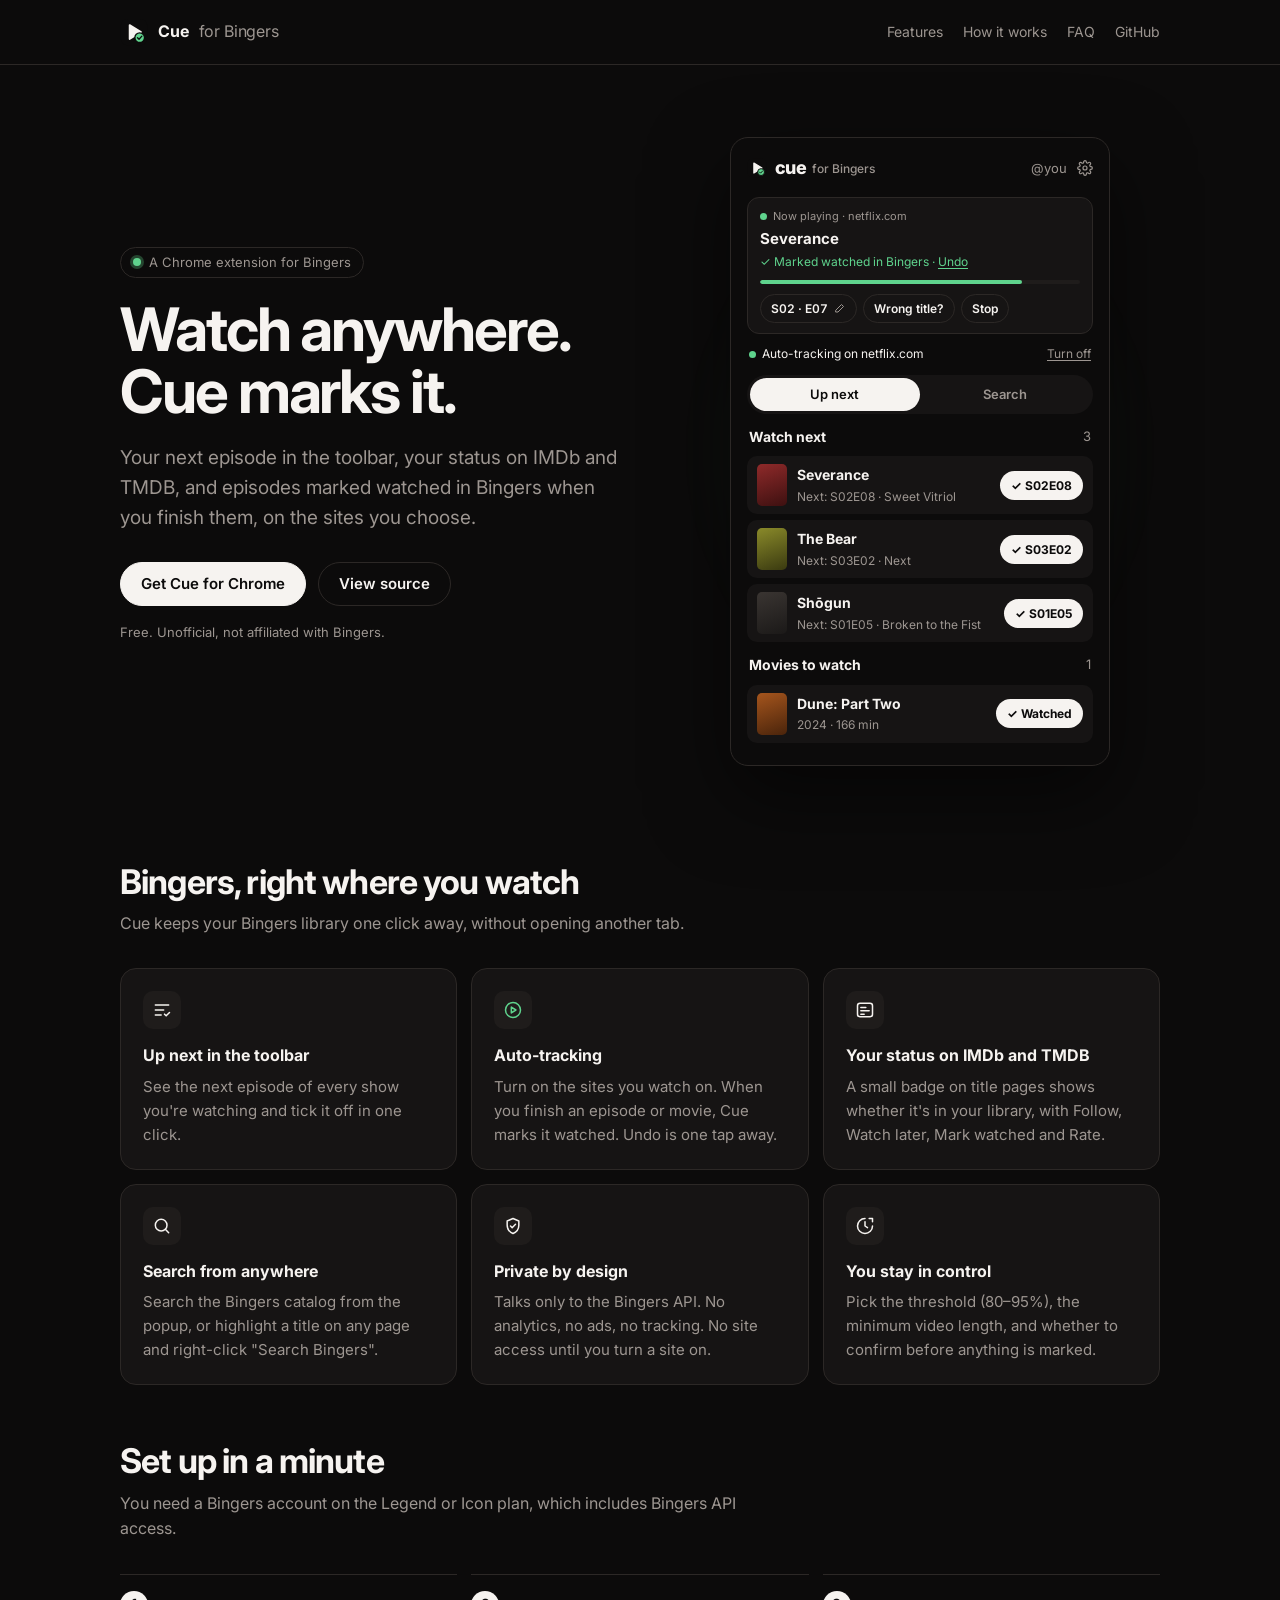
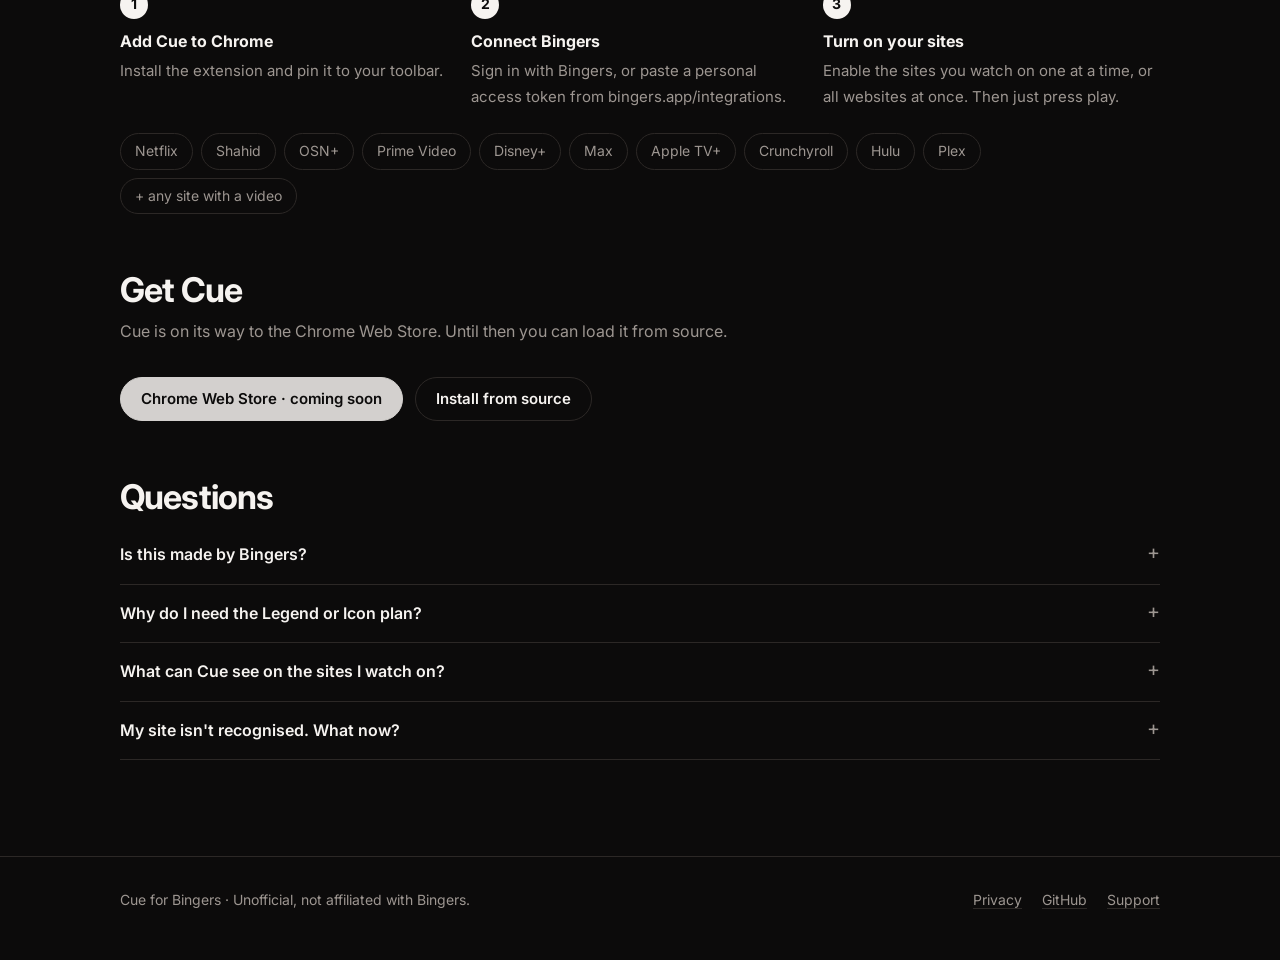
<file: index.html>
<!doctype html>
<html lang="en">
<head>
<meta charset="utf-8" />
<meta name="viewport" content="width=device-width, initial-scale=1" />
<title>Cue for Bingers</title>
<meta name="description" content="An unofficial Chrome extension for the Bingers TV and movie tracker: your next episode in the toolbar, your status on IMDb and TMDB, and auto-tracking on the sites you watch on." />
<meta name="theme-color" content="#0c0b0b" />
<meta property="og:title" content="Cue for Bingers" />
<meta property="og:description" content="Watch anywhere. Cue marks it in Bingers." />
<meta property="og:image" content="https://s3od177.github.io/cue-for-bingers/icon128.png" />
<link rel="icon" href="logo.svg" type="image/svg+xml" />
<link rel="icon" href="icon128.png" type="image/png" />
<link rel="preconnect" href="https://fonts.googleapis.com" />
<link rel="preconnect" href="https://fonts.gstatic.com" crossorigin />
<link rel="stylesheet" href="https://fonts.googleapis.com/css2?family=Inter:wght@400;600;700;800&display=swap" />
<link rel="stylesheet" href="site.css?v=2" />
</head>
<body>

<header class="top">
  <div class="wrap">
    <a class="brand" href="./"><img src="logo.svg" alt="" />Cue <span class="for">for Bingers</span></a>
    <nav class="nav" aria-label="Main">
      <a href="#features">Features</a>
      <a href="#how">How it works</a>
      <a href="#faq">FAQ</a>
      <a href="https://github.com/S3OD177/cue-for-bingers">GitHub</a>
    </nav>
  </div>
</header>

<main class="wrap">
  <div class="hero">
    <div>
      <span class="eyebrow"><span class="dot"></span>A Chrome extension for Bingers</span>
      <h1>Watch anywhere.<br />Cue marks it.</h1>
      <p class="lede">Your next episode in the toolbar, your status on IMDb and TMDB, and episodes marked watched in Bingers when you finish them, on the sites you choose.</p>
      <div class="ctas">
        <a class="btn primary" href="#install">Get Cue for Chrome</a>
        <a class="btn" href="https://github.com/S3OD177/cue-for-bingers">View source</a>
      </div>
      <p class="fine">Free. Unofficial, not affiliated with Bingers.</p>
    </div>

    <div class="stage" aria-hidden="true">
      <div class="pop">
        <div class="pop-head">
          <span class="brand"><img src="logo.svg" alt="" /><span class="word">cue</span> <span class="for">for Bingers</span></span>
          <span class="who">@you <svg class="gear" viewBox="0 0 24 24" width="16" height="16" fill="none" stroke="currentColor" stroke-width="2" stroke-linecap="round" stroke-linejoin="round" aria-hidden="true"><circle cx="12" cy="12" r="3"/><path d="M19.4 15a1.7 1.7 0 0 0 .3 1.8l.1.1a2 2 0 1 1-2.8 2.8l-.1-.1a1.7 1.7 0 0 0-1.8-.3 1.7 1.7 0 0 0-1 1.5V21a2 2 0 1 1-4 0v-.1a1.7 1.7 0 0 0-1.1-1.5 1.7 1.7 0 0 0-1.8.3l-.1.1a2 2 0 1 1-2.8-2.8l.1-.1a1.7 1.7 0 0 0 .3-1.8 1.7 1.7 0 0 0-1.5-1H3a2 2 0 1 1 0-4h.1a1.7 1.7 0 0 0 1.5-1.1 1.7 1.7 0 0 0-.3-1.8l-.1-.1a2 2 0 1 1 2.8-2.8l.1.1a1.7 1.7 0 0 0 1.8.3H9a1.7 1.7 0 0 0 1-1.5V3a2 2 0 1 1 4 0v.1a1.7 1.7 0 0 0 1 1.5 1.7 1.7 0 0 0 1.8-.3l.1-.1a2 2 0 1 1 2.8 2.8l-.1.1a1.7 1.7 0 0 0-.3 1.8V9a1.7 1.7 0 0 0 1.5 1H21a2 2 0 1 1 0 4h-.1a1.7 1.7 0 0 0-1.5 1z"/></svg></span>
        </div>
        <div class="now">
          <small class="np"><span class="state-dot"></span>Now playing · netflix.com</small>
          <strong>Severance</strong>
          <small class="np-sub"><span class="s-track">Tracking · <span class="pct"></span></span><span class="s-done">✓ Marked watched in Bingers · <u>Undo</u></span></small>
          <div class="bar"><i></i></div>
          <div class="chips"><span class="chip">S02 · E07 <svg viewBox="0 0 24 24" width="12" height="12" fill="none" stroke="currentColor" stroke-width="2" stroke-linecap="round" stroke-linejoin="round" aria-hidden="true"><path d="M4 20h4L19 9l-4-4L4 16z"/></svg></span><span class="chip">Wrong title?</span><span class="chip">Stop</span></div>
        </div>
        <div class="status"><span><span class="dot"></span>Auto-tracking on netflix.com</span><u>Turn off</u></div>
        <div class="tabs"><span class="on">Up next</span><span>Search</span></div>
        <div class="list-h">Watch next <span>3</span></div>
        <div class="row ep-row"><i class="poster" style="background:linear-gradient(160deg,#8f2a2a,#3d1010)"></i><div class="meta"><b>Severance</b><em class="next"><span class="n1">Next: S02E07 · Chikhai Bardo</span><span class="n2">Next: S02E08 · Sweet Vitriol</span></em></div><span class="tick"><span class="n1">✓ S02E07</span><span class="n2">✓ S02E08</span></span></div>
        <div class="row"><i class="poster" style="background:linear-gradient(160deg,#8a8a2a,#3a3a10)"></i><div class="meta"><b>The Bear</b><em>Next: S03E02 · Next</em></div><span class="tick">✓ S03E02</span></div>
        <div class="row"><i class="poster" style="background:linear-gradient(160deg,#3a3532,#1b1918)"></i><div class="meta"><b>Shōgun</b><em>Next: S01E05 · Broken to the Fist</em></div><span class="tick">✓ S01E05</span></div>
        <div class="list-h">Movies to watch <span>1</span></div>
        <div class="row"><i class="poster" style="background:linear-gradient(160deg,#a5551d,#4a240b)"></i><div class="meta"><b>Dune: Part Two</b><em>2024 · 166 min</em></div><span class="tick">✓ Watched</span></div>
      </div>
    </div>
  </div>

  <section id="features">
    <h2>Bingers, right where you watch</h2>
    <p class="sub">Cue keeps your Bingers library one click away, without opening another tab.</p>
    <div class="grid">
      <div class="card">
        <div class="icon"><svg viewBox="0 0 24 24" width="20" height="20" fill="none" stroke="currentColor" stroke-width="2" stroke-linecap="round" stroke-linejoin="round" aria-hidden="true"><path d="M4 6h16M4 12h10M4 18h7"/><path d="m15 17 2 2 4-4"/></svg></div>
        <h3>Up next in the toolbar</h3>
        <p>See the next episode of every show you're watching and tick it off in one click.</p>
      </div>
      <div class="card">
        <div class="icon ok"><svg viewBox="0 0 24 24" width="20" height="20" fill="none" stroke="currentColor" stroke-width="2" stroke-linecap="round" stroke-linejoin="round" aria-hidden="true"><circle cx="12" cy="12" r="9"/><path d="M10 8.5v7l5.5-3.5z"/></svg></div>
        <h3>Auto-tracking</h3>
        <p>Turn on the sites you watch on. When you finish an episode or movie, Cue marks it watched. Undo is one tap away.</p>
      </div>
      <div class="card">
        <div class="icon"><svg viewBox="0 0 24 24" width="20" height="20" fill="none" stroke="currentColor" stroke-width="2" stroke-linecap="round" stroke-linejoin="round" aria-hidden="true"><rect x="3" y="4" width="18" height="16" rx="3"/><path d="M7 9h6M7 13h10M7 17h4"/></svg></div>
        <h3>Your status on IMDb and TMDB</h3>
        <p>A small badge on title pages shows whether it's in your library, with Follow, Watch later, Mark watched and Rate.</p>
      </div>
      <div class="card">
        <div class="icon"><svg viewBox="0 0 24 24" width="20" height="20" fill="none" stroke="currentColor" stroke-width="2" stroke-linecap="round" stroke-linejoin="round" aria-hidden="true"><circle cx="11" cy="11" r="7"/><path d="m20 20-4-4"/></svg></div>
        <h3>Search from anywhere</h3>
        <p>Search the Bingers catalog from the popup, or highlight a title on any page and right-click "Search Bingers".</p>
      </div>
      <div class="card">
        <div class="icon"><svg viewBox="0 0 24 24" width="20" height="20" fill="none" stroke="currentColor" stroke-width="2" stroke-linecap="round" stroke-linejoin="round" aria-hidden="true"><path d="M12 3 5 6v5c0 4.5 3 8.2 7 10 4-1.8 7-5.5 7-10V6z"/><path d="m9 12 2 2 4-4"/></svg></div>
        <h3>Private by design</h3>
        <p>Talks only to the Bingers API. No analytics, no ads, no tracking. No site access until you turn a site on.</p>
      </div>
      <div class="card">
        <div class="icon"><svg viewBox="0 0 24 24" width="20" height="20" fill="none" stroke="currentColor" stroke-width="2" stroke-linecap="round" stroke-linejoin="round" aria-hidden="true"><path d="M12 3a9 9 0 1 0 9 9"/><path d="M12 7v5l3 2"/><path d="M17 3h4v4"/></svg></div>
        <h3>You stay in control</h3>
        <p>Pick the threshold (80–95%), the minimum video length, and whether to confirm before anything is marked.</p>
      </div>
    </div>
  </section>

  <section id="how">
    <h2>Set up in a minute</h2>
    <p class="sub">You need a Bingers account on the Legend or Icon plan, which includes Bingers API access.</p>
    <ol class="steps">
      <li><b>Add Cue to Chrome</b><span>Install the extension and pin it to your toolbar.</span></li>
      <li><b>Connect Bingers</b><span>Sign in with Bingers, or paste a personal access token from bingers.app/integrations.</span></li>
      <li><b>Turn on your sites</b><span>Enable the sites you watch on one at a time, or all websites at once. Then just press play.</span></li>
    </ol>
    <div class="sites" aria-label="Sites Cue knows">
      <span>Netflix</span><span>Shahid</span><span>OSN+</span><span>Prime Video</span><span>Disney+</span><span>Max</span><span>Apple TV+</span><span>Crunchyroll</span><span>Hulu</span><span>Plex</span><span>+ any site with a video</span>
    </div>
  </section>

  <section id="install">
    <h2>Get Cue</h2>
    <p class="sub">Cue is on its way to the Chrome Web Store. Until then you can load it from source.</p>
    <div class="ctas">
      <span class="btn primary" aria-disabled="true">Chrome Web Store · coming soon</span>
      <a class="btn" href="https://github.com/S3OD177/cue-for-bingers#readme">Install from source</a>
    </div>
  </section>

  <section id="faq" class="faq">
    <h2>Questions</h2>
    <details>
      <summary>Is this made by Bingers?</summary>
      <p>No. Cue is an independent extension built on the public Bingers API. It isn't made by, endorsed by or affiliated with Bingers, IMDb or TMDB.</p>
    </details>
    <details>
      <summary>Why do I need the Legend or Icon plan?</summary>
      <p>Bingers only offers API access on those plans. Without it, Bingers answers Cue's requests with "forbidden".</p>
    </details>
    <details>
      <summary>What can Cue see on the sites I watch on?</summary>
      <p>Only on sites you turn on, and only while a video plays: the video's progress and the title the page shows. It never reads what you type or your browsing elsewhere. The <a href="privacy.html">privacy policy</a> has the details.</p>
    </details>
    <details>
      <summary>My site isn't recognised. What now?</summary>
      <p>Use "Suggest it" or "Report" in the popup, or <a href="https://github.com/S3OD177/cue-for-bingers/issues">open an issue</a> with the site's name.</p>
    </details>
  </section>
</main>

<footer class="foot">
  <div class="wrap">
    <span>Cue for Bingers · Unofficial, not affiliated with Bingers.</span>
    <nav aria-label="Footer">
      <a href="privacy.html">Privacy</a>
      <a href="https://github.com/S3OD177/cue-for-bingers">GitHub</a>
      <a href="https://github.com/S3OD177/cue-for-bingers/issues">Support</a>
    </nav>
  </div>
</footer>

</body>
</html>
</file>
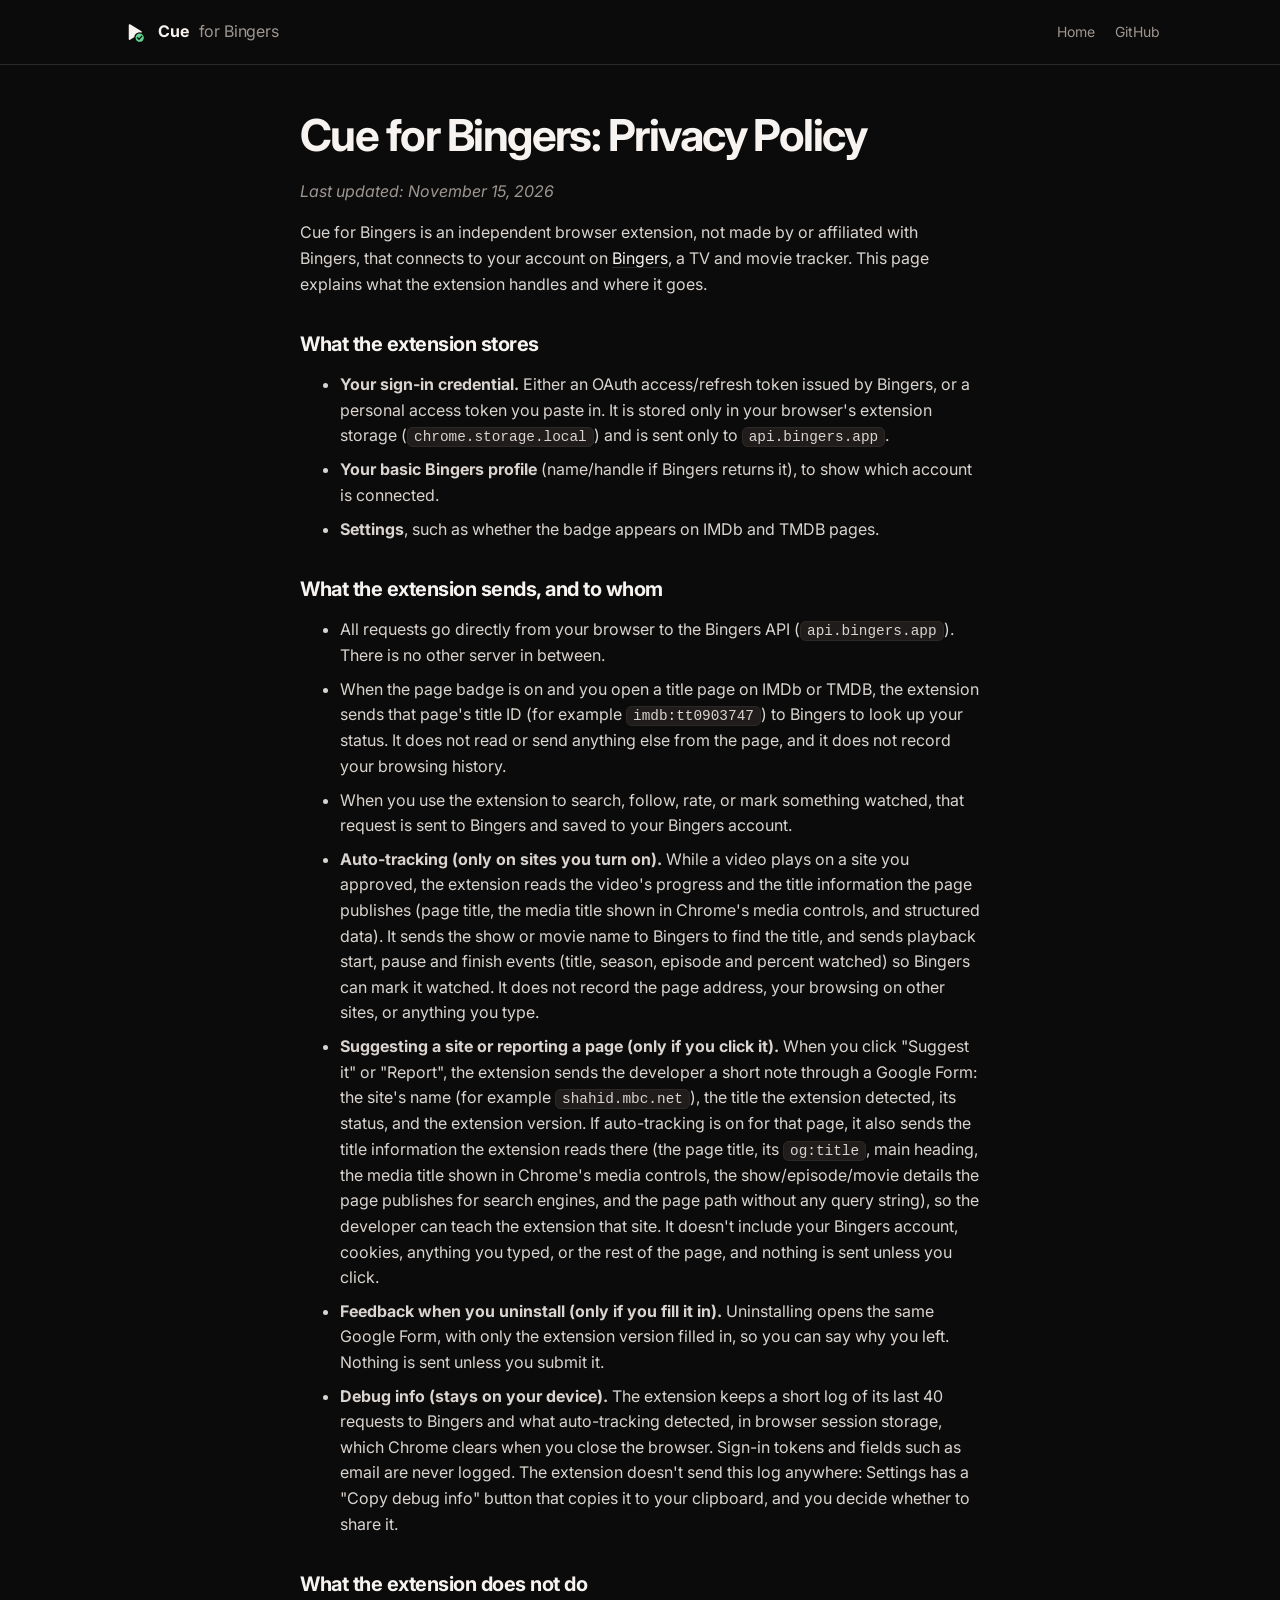
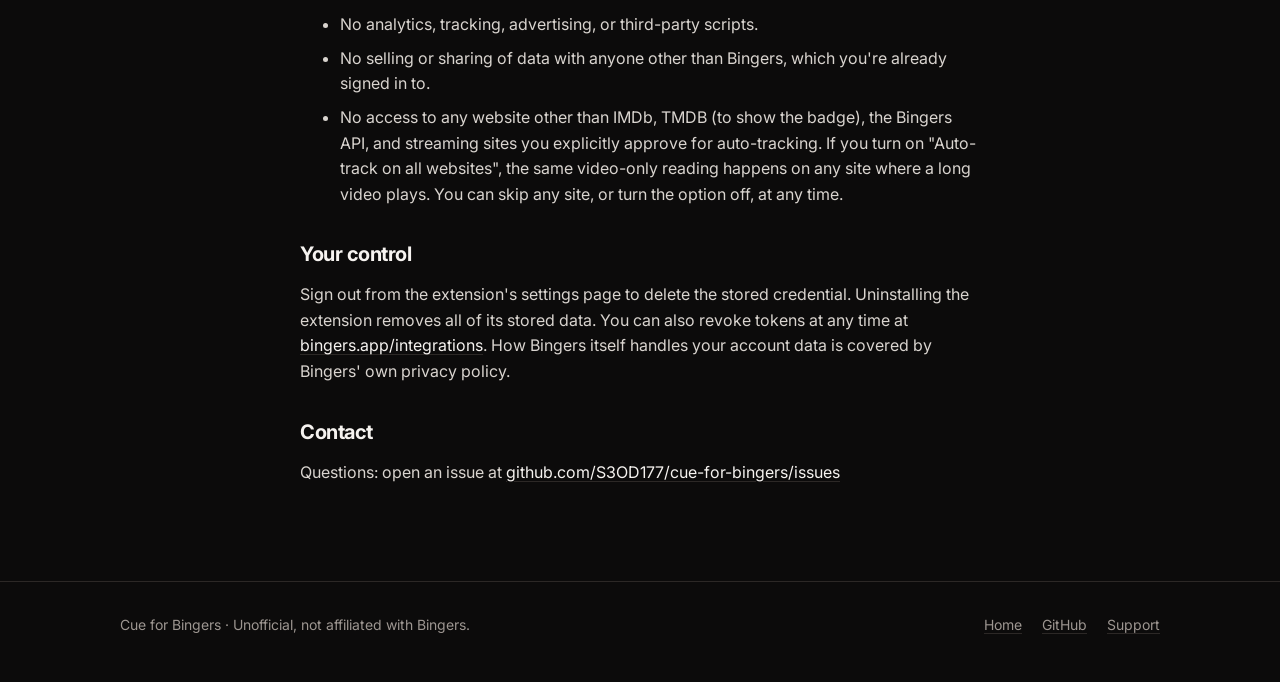
<file: privacy.html>
<!doctype html>
<html lang="en">
<head>
<meta charset="utf-8" />
<meta name="viewport" content="width=device-width, initial-scale=1" />
<title>Cue for Bingers · Privacy Policy</title>
<meta name="theme-color" content="#0c0b0b" />
<link rel="icon" href="logo.svg" type="image/svg+xml" />
<link rel="preconnect" href="https://fonts.googleapis.com" />
<link rel="preconnect" href="https://fonts.gstatic.com" crossorigin />
<link rel="stylesheet" href="https://fonts.googleapis.com/css2?family=Inter:wght@400;600;700;800&display=swap" />
<link rel="stylesheet" href="site.css?v=2" />
</head>
<body>

<header class="top">
  <div class="wrap">
    <a class="brand" href="./"><img src="logo.svg" alt="" />Cue <span class="for">for Bingers</span></a>
    <nav class="nav" aria-label="Main"><a href="./">Home</a><a href="https://github.com/S3OD177/cue-for-bingers">GitHub</a></nav>
  </div>
</header>
<main class="wrap doc">
<h1>Cue for Bingers: Privacy Policy</h1>
<p class="updated"><em>Last updated: November 15, 2026</em></p>

<p>Cue for Bingers is an independent browser extension, not made by or affiliated with Bingers, that connects to your account on <a href="https://bingers.app">Bingers</a>, a TV and movie tracker. This page explains what the extension handles and where it goes.</p>

<h2>What the extension stores</h2>
<ul>
  <li><strong>Your sign-in credential.</strong> Either an OAuth access/refresh token issued by Bingers, or a personal access token you paste in. It is stored only in your browser's extension storage (<code>chrome.storage.local</code>) and is sent only to <code>api.bingers.app</code>.</li>
  <li><strong>Your basic Bingers profile</strong> (name/handle if Bingers returns it), to show which account is connected.</li>
  <li><strong>Settings</strong>, such as whether the badge appears on IMDb and TMDB pages.</li>
</ul>

<h2>What the extension sends, and to whom</h2>
<ul>
  <li>All requests go directly from your browser to the Bingers API (<code>api.bingers.app</code>). There is no other server in between.</li>
  <li>When the page badge is on and you open a title page on IMDb or TMDB, the extension sends that page's title ID (for example <code>imdb:tt0903747</code>) to Bingers to look up your status. It does not read or send anything else from the page, and it does not record your browsing history.</li>
  <li>When you use the extension to search, follow, rate, or mark something watched, that request is sent to Bingers and saved to your Bingers account.</li>
  <li><strong>Auto-tracking (only on sites you turn on).</strong> While a video plays on a site you approved, the extension reads the video's progress and the title information the page publishes (page title, the media title shown in Chrome's media controls, and structured data). It sends the show or movie name to Bingers to find the title, and sends playback start, pause and finish events (title, season, episode and percent watched) so Bingers can mark it watched. It does not record the page address, your browsing on other sites, or anything you type.</li>
  <li><strong>Suggesting a site or reporting a page (only if you click it).</strong> When you click "Suggest it" or "Report", the extension sends the developer a short note through a Google Form: the site's name (for example <code>shahid.mbc.net</code>), the title the extension detected, its status, and the extension version. If auto-tracking is on for that page, it also sends the title information the extension reads there (the page title, its <code>og:title</code>, main heading, the media title shown in Chrome's media controls, the show/episode/movie details the page publishes for search engines, and the page path without any query string), so the developer can teach the extension that site. It doesn't include your Bingers account, cookies, anything you typed, or the rest of the page, and nothing is sent unless you click.</li>
  <li><strong>Feedback when you uninstall (only if you fill it in).</strong> Uninstalling opens the same Google Form, with only the extension version filled in, so you can say why you left. Nothing is sent unless you submit it.</li>
  <li><strong>Debug info (stays on your device).</strong> The extension keeps a short log of its last 40 requests to Bingers and what auto-tracking detected, in browser session storage, which Chrome clears when you close the browser. Sign-in tokens and fields such as email are never logged. The extension doesn't send this log anywhere: Settings has a "Copy debug info" button that copies it to your clipboard, and you decide whether to share it.</li>
</ul>

<h2>What the extension does not do</h2>
<ul>
  <li>No analytics, tracking, advertising, or third-party scripts.</li>
  <li>No selling or sharing of data with anyone other than Bingers, which you're already signed in to.</li>
  <li>No access to any website other than IMDb, TMDB (to show the badge), the Bingers API, and streaming sites you explicitly approve for auto-tracking. If you turn on "Auto-track on all websites", the same video-only reading happens on any site where a long video plays. You can skip any site, or turn the option off, at any time.</li>
</ul>

<h2>Your control</h2>
<p>Sign out from the extension's settings page to delete the stored credential. Uninstalling the extension removes all of its stored data. You can also revoke tokens at any time at <a href="https://bingers.app/integrations">bingers.app/integrations</a>. How Bingers itself handles your account data is covered by Bingers' own privacy policy.</p>

<h2>Contact</h2>
<p>Questions: open an issue at <a href="https://github.com/S3OD177/cue-for-bingers/issues">github.com/S3OD177/cue-for-bingers/issues</a></p>
</main>

<footer class="foot">
  <div class="wrap">
    <span>Cue for Bingers · Unofficial, not affiliated with Bingers.</span>
    <nav aria-label="Footer"><a href="./">Home</a><a href="https://github.com/S3OD177/cue-for-bingers">GitHub</a><a href="https://github.com/S3OD177/cue-for-bingers/issues">Support</a></nav>
  </div>
</footer>
</body>
</html>
</file>
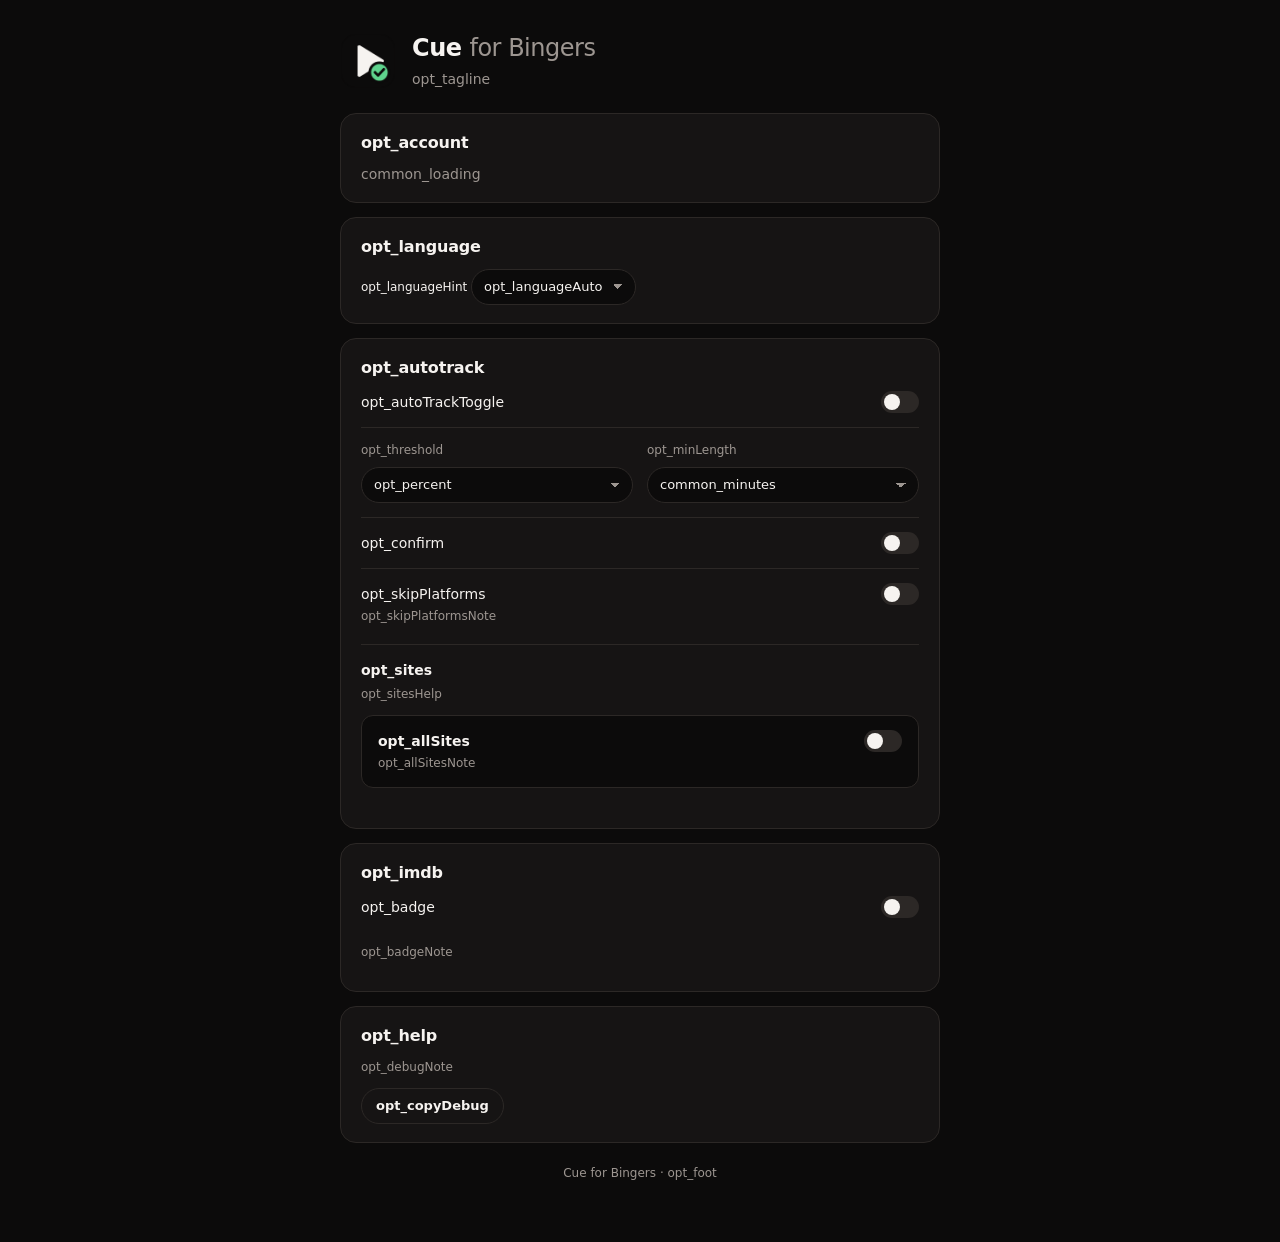
<file: extension/options/options.html>
<!doctype html>
<html lang="en">
  <head>
    <meta charset="utf-8" />
    <meta name="viewport" content="width=device-width, initial-scale=1" />
    <title data-i18n="opt_pageTitle">Cue for Bingers · Settings</title>
    <link rel="stylesheet" href="../popup/popup.css" />
    <link rel="stylesheet" href="options.css" />
  </head>
  <body class="options">
    <div class="wrap">
      <header class="hero">
        <img src="../icons/icon128.png" alt="" width="56" height="56" />
        <div>
          <h1>Cue <span class="muted" style="font-weight:500">for Bingers</span></h1>
          <p class="muted" data-i18n="opt_tagline">An unofficial companion for your Bingers account. Not made by or affiliated with Bingers.</p>
        </div>
      </header>

      <section class="box" id="account">
        <h2 data-i18n="opt_account">Account</h2>
        <div id="account-body" class="muted" data-i18n="common_loading">Loading…</div>
      </section>

      <section class="box" id="language">
        <h2 data-i18n="opt_language">Language</h2>
        <label class="small"><span data-i18n="opt_languageHint">Language for Cue's menus, buttons and notices</span>
          <select id="ui-lang"></select>
        </label>
      </section>

      <section class="box" id="autotrack">
        <h2 data-i18n="opt_autotrack">Auto-tracking</h2>
        <label class="toggle">
          <input type="checkbox" id="auto-track" />
          <span data-i18n="opt_autoTrackToggle">Mark episodes and movies watched automatically while I watch</span>
        </label>
        <div class="grid2 dep">
          <label class="small"><span data-i18n="opt_threshold">Mark watched at</span>
            <select id="threshold">
              <option value="80" data-i18n="opt_percent" data-i18n-args="80">80% watched</option>
              <option value="85" data-i18n="opt_percent" data-i18n-args="85">85% watched</option>
              <option value="90" data-i18n="opt_percent" data-i18n-args="90">90% watched</option>
              <option value="95" data-i18n="opt_percent" data-i18n-args="95">95% watched</option>
            </select>
          </label>
          <label class="small"><span data-i18n="opt_minLength">Ignore videos shorter than</span>
            <select id="min-minutes">
              <option value="5" data-i18n="common_minutes" data-i18n-args="5">5 min</option>
              <option value="10" data-i18n="common_minutes" data-i18n-args="10">10 min</option>
              <option value="15" data-i18n="common_minutes" data-i18n-args="15">15 min</option>
              <option value="20" data-i18n="common_minutes" data-i18n-args="20">20 min</option>
            </select>
          </label>
        </div>
        <label class="toggle dep">
          <input type="checkbox" id="confirm-mark" />
          <span data-i18n="opt_confirm">Ask me before marking anything watched (marks it after 10 s unless I skip)</span>
        </label>
        <label class="toggle dep">
          <input type="checkbox" id="skip-platforms" />
          <span><span data-i18n="opt_skipPlatforms">Skip YouTube and similar sites</span><br /><span class="muted small" data-i18n="opt_skipPlatformsNote">YouTube, Vimeo, Dailymotion, Twitch, Kick, TikTok, Facebook, Instagram, X, Reddit, Rumble, Odysee, Bilibili, including their videos embedded in other pages. Turn off if you watch shows there.</span></span>
        </label>

        <h3 data-i18n="opt_sites">Sites</h3>
        <p class="muted small" data-i18n="opt_sitesHelp">To turn on a site, open it, click the Cue icon, then “Track”. Chrome asks you to approve each one, and Cue only runs on sites you approve. Your sites are listed below.</p>
        <label class="toggle allsites">
          <input type="checkbox" id="all-sites" />
          <span><strong data-i18n="opt_allSites">Auto-track on all websites</strong><br /><span class="muted small" data-i18n="opt_allSitesNote">Chrome will ask once to let Cue run on every site. Cue still only reacts to long videos, so ads, trailers and short clips are ignored. You can skip a site from the Cue icon while you're on it.</span></span>
        </label>
        <div id="sites" class="sites"></div>
        <div id="excluded" class="small muted"></div>
      </section>

      <section class="box">
        <h2 data-i18n="opt_imdb">On IMDb and TMDB</h2>
        <label class="toggle">
          <input type="checkbox" id="show-badge" />
          <span data-i18n="opt_badge">Show my Bingers status and quick actions on title pages</span>
        </label>
        <p class="muted small" data-i18n="opt_badgeNote">When this is on, the extension sends the IMDb or TMDB ID of the title page you're viewing to Bingers to look up your status. Nothing else from the page is read or sent.</p>
      </section>

      <section class="box" id="help">
        <h2 data-i18n="opt_help">Something not working?</h2>
        <p class="muted small" data-i18n="opt_debugNote">Copy debug info and send it to the developer with a short description. It includes your settings, the sites you turned on and Cue's last few requests to Bingers (titles and statuses, no sign-in token). Nothing is sent until you paste it somewhere.</p>
        <button class="btn" id="copy-debug" data-i18n="opt_copyDebug">Copy debug info</button>
      </section>

      <p class="foot muted small">Cue for Bingers <span id="version"></span> · <span data-i18n="opt_foot">Unofficial, not affiliated with Bingers.</span></p>
    </div>
    <script type="module" src="options.js"></script>
  </body>
</html>
</file>
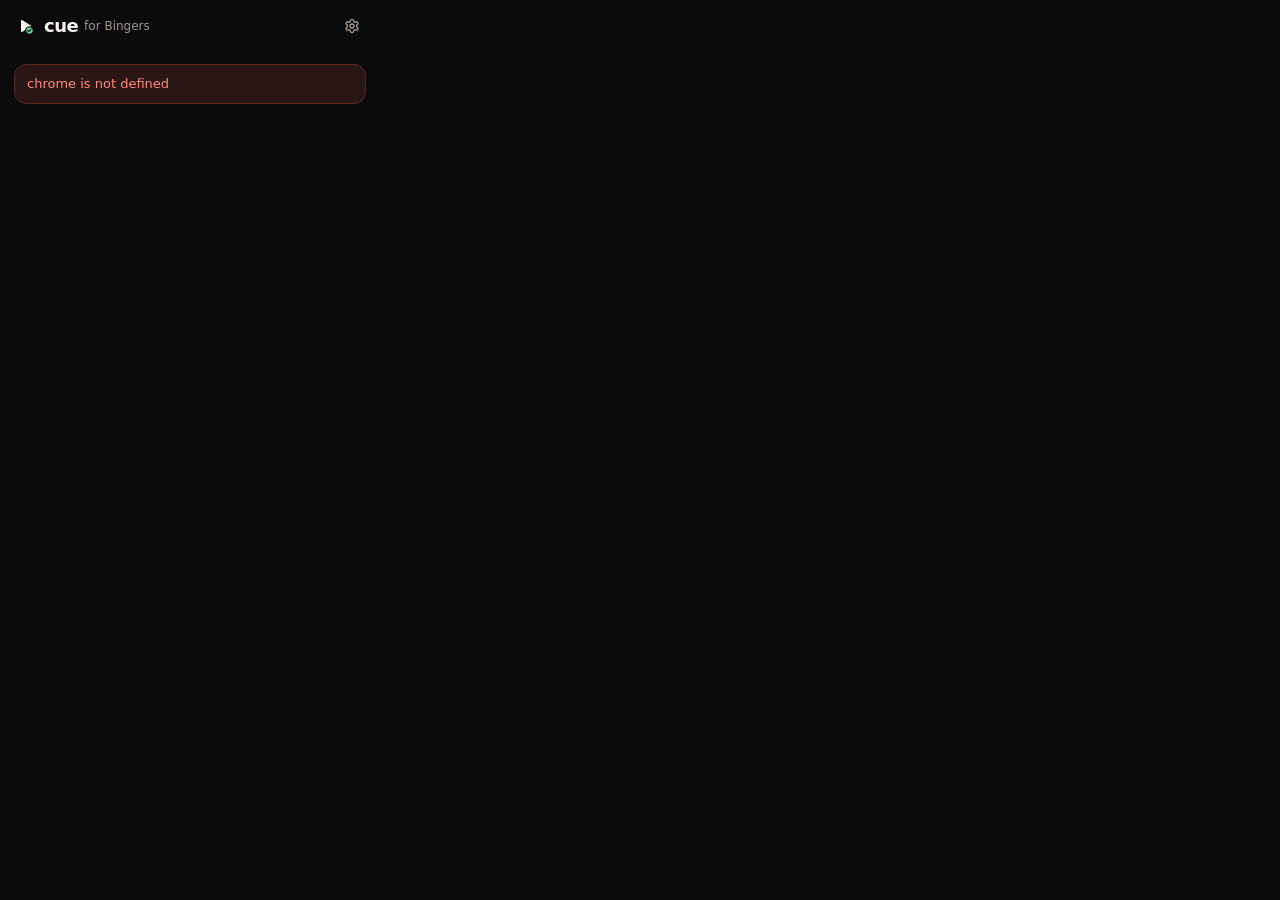
<file: extension/popup/popup.html>
<!doctype html>
<html lang="en">
  <head>
    <meta charset="utf-8" />
    <meta name="viewport" content="width=device-width, initial-scale=1" />
    <title>Cue for Bingers</title>
    <link rel="stylesheet" href="popup.css" />
  </head>
  <body>
    <header class="top">
      <div class="brand">
        <img src="../icons/icon32.png" alt="" width="22" height="22" />
        <span>cue</span><span class="for">for Bingers</span>
      </div>
      <div class="top-actions">
        <span id="who" class="who"></span>
        <button id="open-options" class="icon-btn" title="Settings" aria-label="Settings" data-i18n-title="common_settings" data-i18n-aria-label="common_settings"></button>
      </div>
    </header>

    <main id="app">
      <div class="center muted" data-i18n="common_loading">Loading…</div>
    </main>

    <script type="module" src="popup.js"></script>
  </body>
</html>
</file>
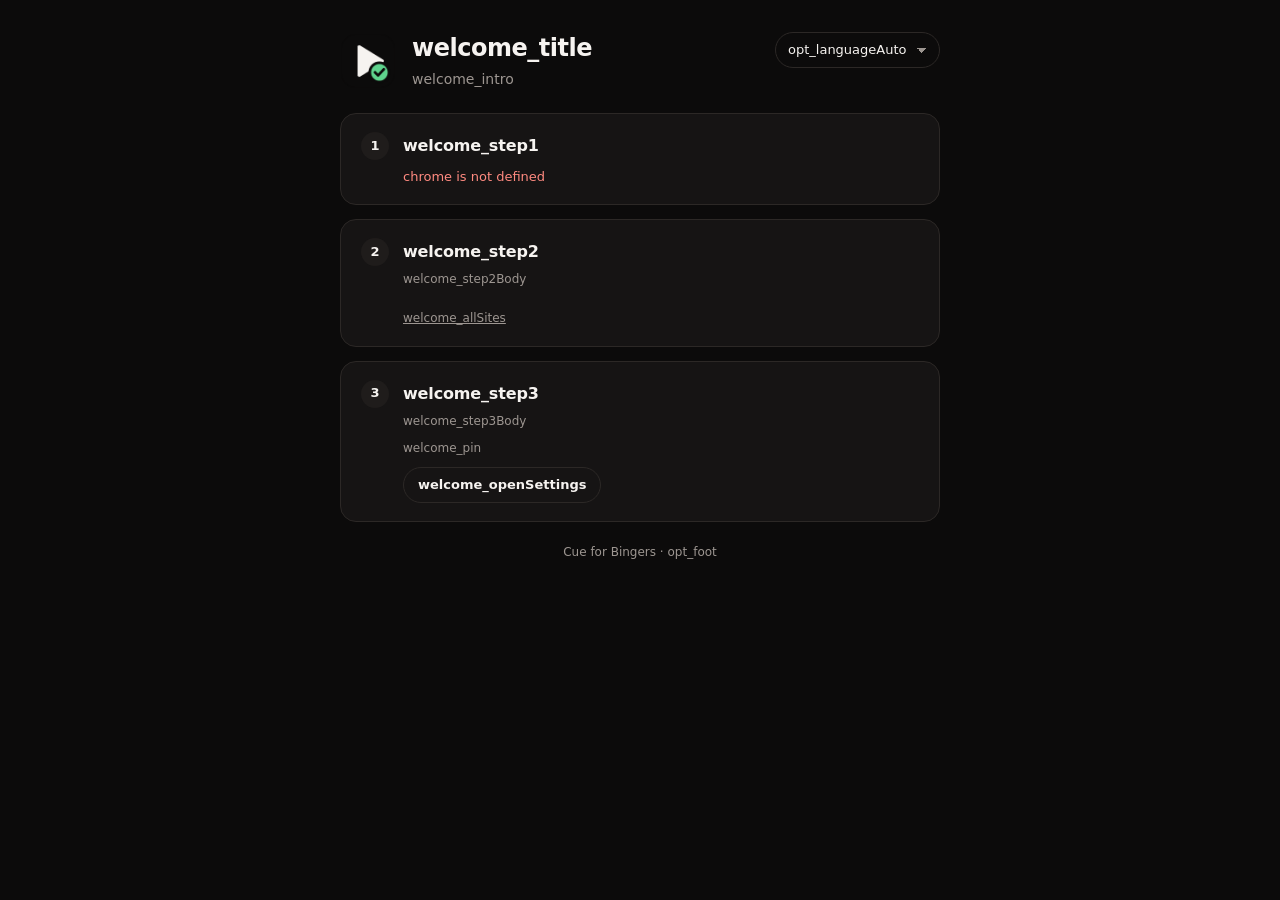
<file: extension/welcome/welcome.html>
<!doctype html>
<html lang="en">
  <head>
    <meta charset="utf-8" />
    <meta name="viewport" content="width=device-width, initial-scale=1" />
    <title data-i18n="welcome_pageTitle">Welcome to Cue for Bingers</title>
    <link rel="stylesheet" href="../popup/popup.css" />
    <link rel="stylesheet" href="../options/options.css" />
    <link rel="stylesheet" href="welcome.css" />
  </head>
  <body class="options">
    <div class="wrap">
      <header class="hero">
        <img src="../icons/icon128.png" alt="" width="56" height="56" />
        <div class="hero-text">
          <h1 data-i18n="welcome_title">Welcome to Cue</h1>
          <p class="muted" data-i18n="welcome_intro">Three quick steps and your episodes mark themselves watched in Bingers.</p>
        </div>
        <label class="lang small"><span class="sr" data-i18n="opt_language">Language</span><span id="lang-slot"></span></label>
      </header>

      <ol class="steps">
        <li class="box step" id="step-account">
          <div class="step-num" aria-hidden="true">1</div>
          <div class="step-body">
            <h2 data-i18n="welcome_step1">Connect your Bingers account</h2>
            <div id="account-body" class="muted" data-i18n="common_loading">Loading…</div>
          </div>
        </li>

        <li class="box step" id="step-sites">
          <div class="step-num" aria-hidden="true">2</div>
          <div class="step-body">
            <h2 data-i18n="welcome_step2">Turn on the sites you watch on</h2>
            <p class="muted small" data-i18n="welcome_step2Body">Chrome asks you to approve each site, and Cue only runs on the sites you approve. Pick some now, or later from the Cue icon while you're on any site.</p>
            <div id="site-chips" class="chips"></div>
            <button class="link small" id="all-sites" data-i18n="welcome_allSites">Or turn on every website</button>
          </div>
        </li>

        <li class="box step">
          <div class="step-num" aria-hidden="true">3</div>
          <div class="step-body">
            <h2 data-i18n="welcome_step3">Play something</h2>
            <p class="muted small" data-i18n="welcome_step3Body">When you finish an episode or movie, Cue marks it watched in Bingers, with Undo. On IMDb and TMDB title pages you'll see your status too.</p>
            <p class="muted small" data-i18n="welcome_pin">Tip: pin Cue to the toolbar. Click the puzzle-piece icon, then the pin next to Cue for Bingers.</p>
            <button class="btn" id="open-settings" data-i18n="welcome_openSettings">Open Settings</button>
          </div>
        </li>
      </ol>

      <p class="foot muted small">Cue for Bingers · <span data-i18n="opt_foot">Unofficial, not affiliated with Bingers.</span></p>
    </div>
    <script type="module" src="welcome.js"></script>
  </body>
</html>
</file>
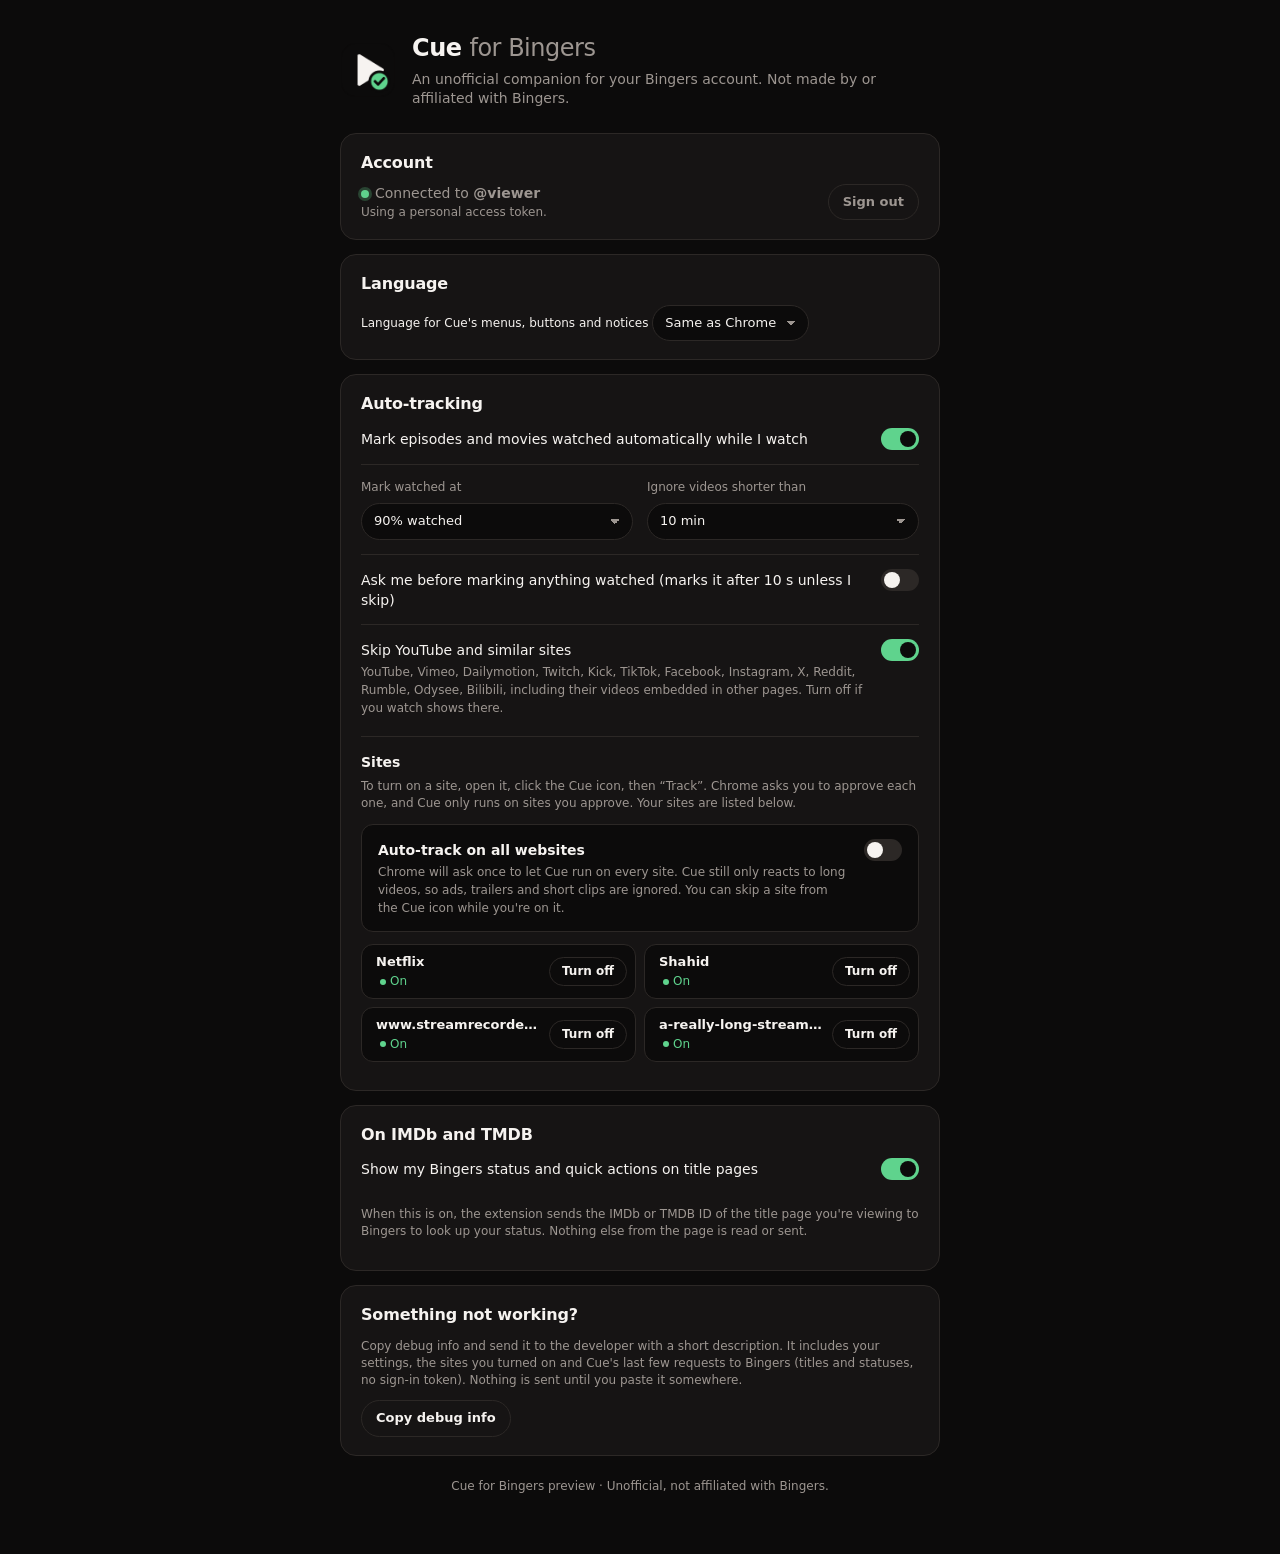
<file: tests/preview/options.html>
<!doctype html>
<html lang="en">
  <head>
    <meta charset="utf-8" />
    <meta name="viewport" content="width=device-width, initial-scale=1" />
    <title data-i18n="opt_pageTitle">Cue for Bingers · Settings</title>
    <link rel="stylesheet" href="../../extension/popup/popup.css" />
    <link rel="stylesheet" href="../../extension/options/options.css" />
  </head>
  <body class="options">
    <div class="wrap">
      <header class="hero">
        <img src="../../extension/icons/icon128.png" alt="" width="56" height="56" />
        <div>
          <h1>Cue <span class="muted" style="font-weight:500">for Bingers</span></h1>
          <p class="muted" data-i18n="opt_tagline">An unofficial companion for your Bingers account. Not made by or affiliated with Bingers.</p>
        </div>
      </header>

      <section class="box" id="account">
        <h2 data-i18n="opt_account">Account</h2>
        <div id="account-body" class="muted" data-i18n="common_loading">Loading…</div>
      </section>

      <section class="box" id="language">
        <h2 data-i18n="opt_language">Language</h2>
        <label class="small"><span data-i18n="opt_languageHint">Language for Cue's menus, buttons and notices</span>
          <select id="ui-lang"></select>
        </label>
      </section>

      <section class="box" id="autotrack">
        <h2 data-i18n="opt_autotrack">Auto-tracking</h2>
        <label class="toggle">
          <input type="checkbox" id="auto-track" />
          <span data-i18n="opt_autoTrackToggle">Mark episodes and movies watched automatically while I watch</span>
        </label>
        <div class="grid2 dep">
          <label class="small"><span data-i18n="opt_threshold">Mark watched at</span>
            <select id="threshold">
              <option value="80" data-i18n="opt_percent" data-i18n-args="80">80% watched</option>
              <option value="85" data-i18n="opt_percent" data-i18n-args="85">85% watched</option>
              <option value="90" data-i18n="opt_percent" data-i18n-args="90">90% watched</option>
              <option value="95" data-i18n="opt_percent" data-i18n-args="95">95% watched</option>
            </select>
          </label>
          <label class="small"><span data-i18n="opt_minLength">Ignore videos shorter than</span>
            <select id="min-minutes">
              <option value="5" data-i18n="common_minutes" data-i18n-args="5">5 min</option>
              <option value="10" data-i18n="common_minutes" data-i18n-args="10">10 min</option>
              <option value="15" data-i18n="common_minutes" data-i18n-args="15">15 min</option>
              <option value="20" data-i18n="common_minutes" data-i18n-args="20">20 min</option>
            </select>
          </label>
        </div>
        <label class="toggle dep">
          <input type="checkbox" id="confirm-mark" />
          <span data-i18n="opt_confirm">Ask me before marking anything watched (marks it after 10 s unless I skip)</span>
        </label>
        <label class="toggle dep">
          <input type="checkbox" id="skip-platforms" />
          <span><span data-i18n="opt_skipPlatforms">Skip YouTube and similar sites</span><br /><span class="muted small" data-i18n="opt_skipPlatformsNote">YouTube, Vimeo, Dailymotion, Twitch, Kick, TikTok, Facebook, Instagram, X, Reddit, Rumble, Odysee, Bilibili, including their videos embedded in other pages. Turn off if you watch shows there.</span></span>
        </label>

        <h3 data-i18n="opt_sites">Sites</h3>
        <p class="muted small" data-i18n="opt_sitesHelp">To turn on a site, open it, click the Cue icon, then “Track”. Chrome asks you to approve each one, and Cue only runs on sites you approve. Your sites are listed below.</p>
        <label class="toggle allsites">
          <input type="checkbox" id="all-sites" />
          <span><strong data-i18n="opt_allSites">Auto-track on all websites</strong><br /><span class="muted small" data-i18n="opt_allSitesNote">Chrome will ask once to let Cue run on every site. Cue still only reacts to long videos, so ads, trailers and short clips are ignored. You can skip a site from the Cue icon while you're on it.</span></span>
        </label>
        <div id="sites" class="sites"></div>
        <div id="excluded" class="small muted"></div>
      </section>

      <section class="box">
        <h2 data-i18n="opt_imdb">On IMDb and TMDB</h2>
        <label class="toggle">
          <input type="checkbox" id="show-badge" />
          <span data-i18n="opt_badge">Show my Bingers status and quick actions on title pages</span>
        </label>
        <p class="muted small" data-i18n="opt_badgeNote">When this is on, the extension sends the IMDb or TMDB ID of the title page you're viewing to Bingers to look up your status. Nothing else from the page is read or sent.</p>
      </section>

      <section class="box" id="help">
        <h2 data-i18n="opt_help">Something not working?</h2>
        <p class="muted small" data-i18n="opt_debugNote">Copy debug info and send it to the developer with a short description. It includes your settings, the sites you turned on and Cue's last few requests to Bingers (titles and statuses, no sign-in token). Nothing is sent until you paste it somewhere.</p>
        <button class="btn" id="copy-debug" data-i18n="opt_copyDebug">Copy debug info</button>
      </section>

      <p class="foot muted small">Cue for Bingers <span id="version"></span> · <span data-i18n="opt_foot">Unofficial, not affiliated with Bingers.</span></p>
    </div>
    <script src="../../tests/preview/mock-chrome.js"></script><script type="module" src="../../extension/options/options.js"></script>
  </body>
</html>
</file>
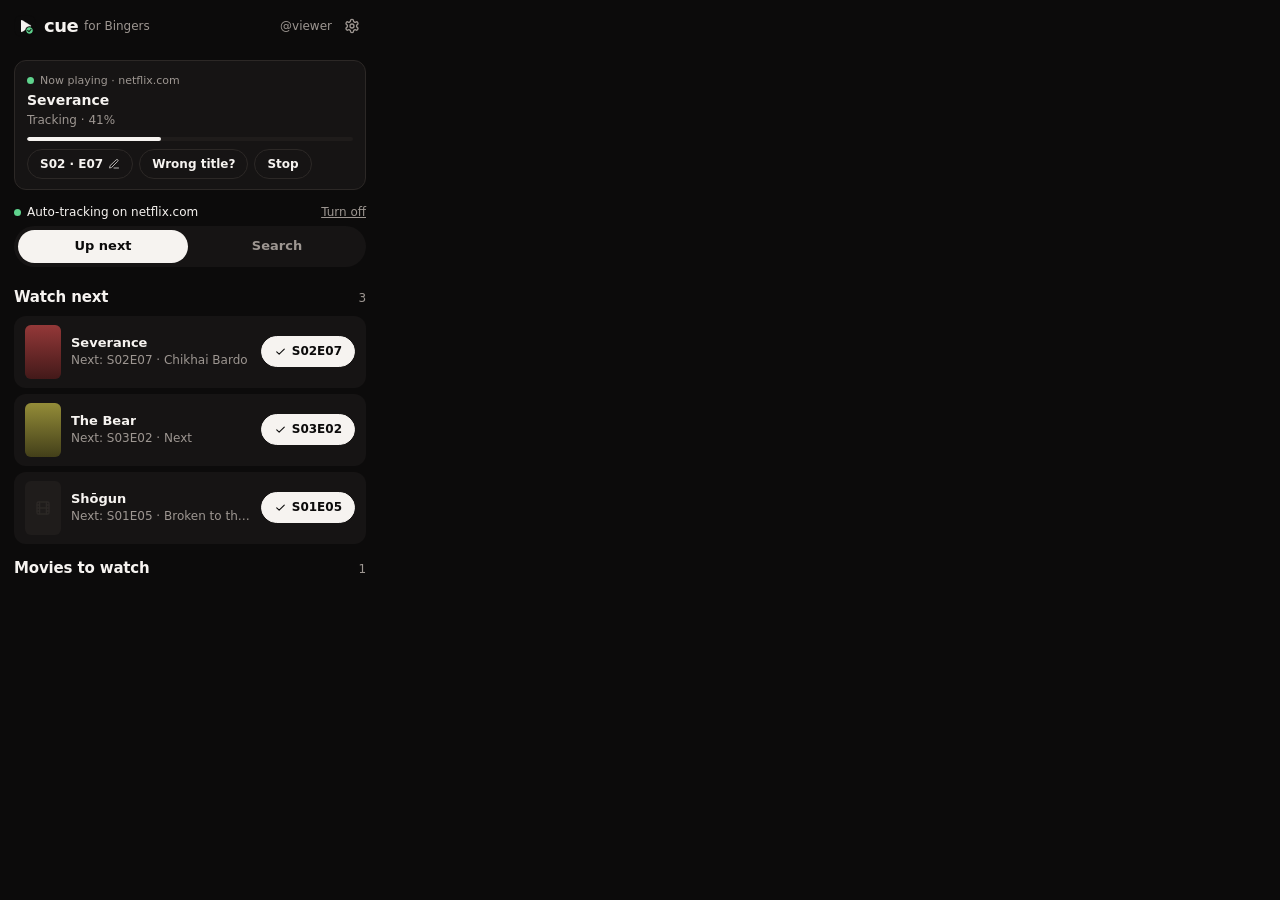
<file: tests/preview/popup.html>
<!doctype html>
<html lang="en">
  <head>
    <meta charset="utf-8" />
    <meta name="viewport" content="width=device-width, initial-scale=1" />
    <title>Cue for Bingers</title>
    <link rel="stylesheet" href="../../extension/popup/popup.css" />
  </head>
  <body>
    <header class="top">
      <div class="brand">
        <img src="../../extension/icons/icon32.png" alt="" width="22" height="22" />
        <span>cue</span><span class="for">for Bingers</span>
      </div>
      <div class="top-actions">
        <span id="who" class="who"></span>
        <button id="open-options" class="icon-btn" title="Settings" aria-label="Settings" data-i18n-title="common_settings" data-i18n-aria-label="common_settings"></button>
      </div>
    </header>

    <main id="app">
      <div class="center muted" data-i18n="common_loading">Loading…</div>
    </main>

    <script src="../../tests/preview/mock-chrome.js"></script><script type="module" src="../../extension/popup/popup.js"></script>
  </body>
</html>
</file>
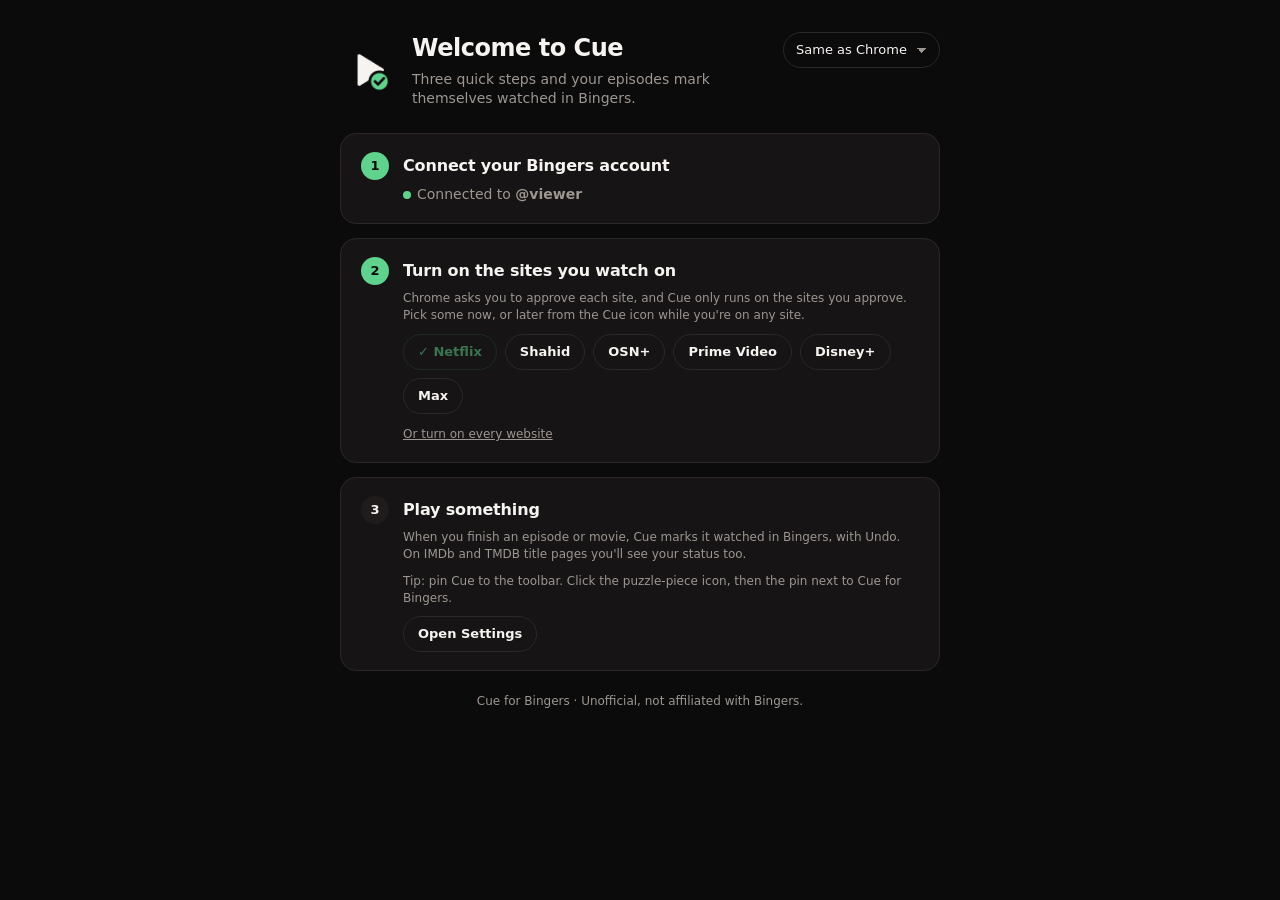
<file: tests/preview/welcome.html>
<!doctype html>
<html lang="en">
  <head>
    <meta charset="utf-8" />
    <meta name="viewport" content="width=device-width, initial-scale=1" />
    <title data-i18n="welcome_pageTitle">Welcome to Cue for Bingers</title>
    <link rel="stylesheet" href="../../extension/popup/popup.css" />
    <link rel="stylesheet" href="../../extension/options/options.css" />
    <link rel="stylesheet" href="../../extension/welcome/welcome.css" />
  </head>
  <body class="options">
    <div class="wrap">
      <header class="hero">
        <img src="../../extension/icons/icon128.png" alt="" width="56" height="56" />
        <div class="hero-text">
          <h1 data-i18n="welcome_title">Welcome to Cue</h1>
          <p class="muted" data-i18n="welcome_intro">Three quick steps and your episodes mark themselves watched in Bingers.</p>
        </div>
        <label class="lang small"><span class="sr" data-i18n="opt_language">Language</span><span id="lang-slot"></span></label>
      </header>

      <ol class="steps">
        <li class="box step" id="step-account">
          <div class="step-num" aria-hidden="true">1</div>
          <div class="step-body">
            <h2 data-i18n="welcome_step1">Connect your Bingers account</h2>
            <div id="account-body" class="muted" data-i18n="common_loading">Loading…</div>
          </div>
        </li>

        <li class="box step" id="step-sites">
          <div class="step-num" aria-hidden="true">2</div>
          <div class="step-body">
            <h2 data-i18n="welcome_step2">Turn on the sites you watch on</h2>
            <p class="muted small" data-i18n="welcome_step2Body">Chrome asks you to approve each site, and Cue only runs on the sites you approve. Pick some now, or later from the Cue icon while you're on any site.</p>
            <div id="site-chips" class="chips"></div>
            <button class="link small" id="all-sites" data-i18n="welcome_allSites">Or turn on every website</button>
          </div>
        </li>

        <li class="box step">
          <div class="step-num" aria-hidden="true">3</div>
          <div class="step-body">
            <h2 data-i18n="welcome_step3">Play something</h2>
            <p class="muted small" data-i18n="welcome_step3Body">When you finish an episode or movie, Cue marks it watched in Bingers, with Undo. On IMDb and TMDB title pages you'll see your status too.</p>
            <p class="muted small" data-i18n="welcome_pin">Tip: pin Cue to the toolbar. Click the puzzle-piece icon, then the pin next to Cue for Bingers.</p>
            <button class="btn" id="open-settings" data-i18n="welcome_openSettings">Open Settings</button>
          </div>
        </li>
      </ol>

      <p class="foot muted small">Cue for Bingers · <span data-i18n="opt_foot">Unofficial, not affiliated with Bingers.</span></p>
    </div>
    <script src="../../tests/preview/mock-chrome.js"></script><script type="module" src="../../extension/welcome/welcome.js"></script>
  </body>
</html>
</file>
<file: site.css>
/* Shared styles for the Cue for Bingers website. Tokens mirror extension/lib/theme.css. */
:root {
  --bg: #0c0b0b;
  --panel: #161414;
  --panel-2: #1f1c1b;
  --line: #2c2826;
  --text: #f6f3f0;
  --muted: #9d9691;
  --accent: #f6f3f0;
  --accent-ink: #0c0b0b;
  --ok: #5fd38d;
  --ok-line: #24452f;
  --radius: 12px;
  --pill: 999px;
  --font: "Inter", system-ui, -apple-system, "Segoe UI", Roboto, sans-serif;
  --wrap: 1080px;
  color-scheme: dark;
}
* { box-sizing: border-box; }
html { -webkit-text-size-adjust: 100%; }
body {
  margin: 0; background: var(--bg); color: var(--text);
  font: 16px/1.6 var(--font); -webkit-font-smoothing: antialiased;
}
a { color: var(--text); text-underline-offset: 3px; text-decoration-color: var(--line); }
a:hover { text-decoration-color: var(--muted); }
:focus-visible { outline: 2px solid var(--accent); outline-offset: 3px; border-radius: 6px; }
.wrap { max-width: var(--wrap); margin: 0 auto; padding: 0 20px; }

/* Header / footer */
.top { border-bottom: 1px solid var(--line); }
.top .wrap { display: flex; align-items: center; justify-content: space-between; height: 64px; gap: 16px; }
.brand { display: flex; align-items: center; gap: 10px; text-decoration: none; font-weight: 700; letter-spacing: -0.01em; }
.brand img { width: 28px; height: 28px; }
.brand .for { color: var(--muted); font-weight: 400; }
.nav { display: flex; gap: 20px; font-size: 14px; }
.nav a { color: var(--muted); text-decoration: none; }
.nav a:hover { color: var(--text); }
.foot { border-top: 1px solid var(--line); margin-top: 96px; padding: 32px 0 48px; color: var(--muted); font-size: 14px; }
.foot .wrap { display: flex; flex-wrap: wrap; justify-content: space-between; gap: 16px; }
.foot nav { display: flex; gap: 20px; }
.foot a { color: var(--muted); }

/* Buttons */
.btn {
  display: inline-flex; align-items: center; gap: 8px; height: 44px; padding: 0 20px;
  border-radius: var(--pill); border: 1px solid var(--line); font: 600 15px var(--font);
  text-decoration: none; color: var(--text); background: transparent; white-space: nowrap;
}
.btn:hover { border-color: var(--muted); }
.btn.primary { background: var(--accent); color: var(--accent-ink); border-color: var(--accent); }
.btn.primary:hover { opacity: 0.9; }
.btn[aria-disabled="true"] { cursor: default; opacity: 0.85; }

/* Hero */
.hero { padding: 72px 0 40px; display: grid; grid-template-columns: 1.05fr 1fr; gap: 56px; align-items: center; }
.eyebrow { display: inline-flex; align-items: center; gap: 8px; font-size: 13px; color: var(--muted);
  border: 1px solid var(--line); border-radius: var(--pill); padding: 4px 12px; margin-bottom: 20px; }
.dot { width: 8px; height: 8px; border-radius: 50%; background: var(--ok); box-shadow: 0 0 0 3px var(--ok-line); }
h1 { font-size: clamp(40px, 6vw, 60px); line-height: 1.04; letter-spacing: -0.035em; margin: 0 0 20px; }
.lede { font-size: 19px; color: var(--muted); max-width: 30em; margin: 0 0 28px; }
.ctas { display: flex; flex-wrap: wrap; gap: 12px; }
.fine { font-size: 13px; color: var(--muted); margin-top: 16px; }

/* Popup mock (pure HTML/CSS, mirrors the real popup) */
.stage { position: relative; display: flex; justify-content: center; }
.stage::before { content: ""; position: absolute; inset: 8% 4%; border-radius: 40px;
  background: radial-gradient(closest-side, rgba(95, 211, 141, 0.16), transparent); filter: blur(20px); }
.pop { position: relative; width: 100%; max-width: 380px; background: var(--bg); border: 1px solid var(--line);
  border-radius: 18px; padding: 16px; box-shadow: 0 30px 80px rgba(0, 0, 0, 0.55); font-size: 14px; }
.pop-head { display: flex; align-items: center; justify-content: space-between; margin-bottom: 14px; }
.pop-head .brand { font-size: 18px; gap: 8px; font-weight: 800; letter-spacing: -0.03em; }
.pop-head .brand img { width: 20px; height: 20px; border-radius: 6px; }
.pop-head .brand .for { font-size: 12px; font-weight: 500; letter-spacing: 0; margin-inline-start: -2px; }
.pop-head .who { color: var(--muted); font-size: 13px; display: inline-flex; align-items: center; gap: 10px; }
.gear { width: 16px; height: 16px; fill: none; stroke: var(--muted); stroke-width: 1.8; }
.now { background: var(--panel); border: 1px solid var(--line); border-radius: var(--radius); padding: 10px 12px; }
.now small { display: block; color: var(--muted); font-size: 12px; }
.now .np { display: flex; align-items: center; gap: 6px; font-size: 11px; }
.now strong { display: block; font-size: 15px; margin: 2px 0 1px; }
.state-dot { width: 7px; height: 7px; border-radius: 50%; background: var(--ok); flex: none;
  animation: pulse 1.8s ease-out infinite; }
@keyframes pulse { 0% { box-shadow: 0 0 0 0 rgba(95, 211, 141, 0.6); } 100% { box-shadow: 0 0 0 6px transparent; } }

/* The mock plays once: progress climbs from 41% to 82%, then the episode is marked watched. */
@property --p { syntax: "<integer>"; inherits: true; initial-value: 41; }
.now { --p: 41; animation: climb 5s ease-in-out 0.8s forwards; counter-reset: p var(--p); }
@keyframes climb { to { --p: 82; } }
.pct::after { content: counter(p) "%"; }
.now small.np-sub, .row em.next, .tick { display: grid; }
.np-sub > span, .next > span, .tick > span { grid-area: 1 / 1; min-width: 0; overflow: hidden; text-overflow: ellipsis; white-space: nowrap; }
.s-done { opacity: 0; color: var(--ok); }
.s-done u { text-underline-offset: 2px; }
.bar { height: 4px; border-radius: var(--pill); background: var(--panel-2); margin: 8px 0 10px; overflow: hidden; }
.bar i { display: block; height: 100%; width: calc(var(--p) * 1%); background: var(--text); border-radius: inherit; }
.chips { display: flex; flex-wrap: wrap; gap: 6px; }
.chip { display: inline-flex; align-items: center; gap: 6px; font-size: 12px; font-weight: 600; border: 1px solid var(--line);
  border-radius: var(--pill); padding: 4px 10px; font-variant-numeric: tabular-nums; }
.chip svg { width: 12px; height: 12px; fill: none; stroke: var(--muted); stroke-width: 2; stroke-linejoin: round; }
.status { display: flex; align-items: center; justify-content: space-between; color: var(--text); font-size: 12px; margin: 10px 2px 12px; }
.status .dot { display: inline-block; width: 7px; height: 7px; box-shadow: none; margin-inline-end: 6px; }
.status u { color: var(--muted); text-underline-offset: 2px; }
.tabs { display: grid; grid-template-columns: 1fr 1fr; background: var(--panel); border-radius: var(--pill); padding: 3px; margin-bottom: 12px; }
.tabs span { text-align: center; padding: 6px; border-radius: var(--pill); color: var(--muted); font-weight: 600; font-size: 13px; }
.tabs .on { background: var(--accent); color: var(--accent-ink); }
.list-h { display: flex; justify-content: space-between; font-weight: 700; margin: 12px 2px 8px; }
.list-h span { color: var(--muted); font-weight: 400; font-size: 13px; }
.row { display: flex; align-items: center; gap: 10px; background: var(--panel); border-radius: 10px; padding: 8px 10px; margin-bottom: 6px; }
.poster { width: 30px; height: 42px; border-radius: 5px; flex: none; }
.row .meta { flex: 1; min-width: 0; }
.row b { display: block; font-size: 14px; white-space: nowrap; overflow: hidden; text-overflow: ellipsis; }
.row em { display: block; font-style: normal; color: var(--muted); font-size: 12px; white-space: nowrap; overflow: hidden; text-overflow: ellipsis; }
.tick { flex: none; font-size: 12px; font-weight: 700; background: var(--accent); color: var(--accent-ink); border-radius: var(--pill); padding: 5px 11px; }
.n2 { opacity: 0; }

/* Watched state, switched on when the climb finishes */
.s-track, .n1 { animation: hide 0.25s ease 5.9s forwards; }
.s-done, .n2 { animation: show 0.25s ease 6s forwards; }
@keyframes hide { to { opacity: 0; } }
@keyframes show { to { opacity: 1; } }
.bar i { animation: go-ok 0.3s ease 5.9s forwards; }
@keyframes go-ok { to { background: var(--ok); } }
.state-dot { animation: pulse 1.8s ease-out 3, settle 0s linear 5.9s forwards; }
@keyframes settle { to { box-shadow: none; } }
.ep-row { animation: flash 1.2s ease 5.9s; }
@keyframes flash { 0% { background: #1d2a21; } 100% { background: var(--panel); } }

/* Sections */
section { padding: 56px 0 0; }
h2 { font-size: clamp(26px, 3.4vw, 34px); letter-spacing: -0.025em; line-height: 1.15; margin: 0 0 10px; }
.sub { color: var(--muted); margin: 0 0 32px; max-width: 40em; }
.grid { display: grid; grid-template-columns: repeat(3, 1fr); gap: 14px; }
.card { background: var(--panel); border: 1px solid var(--line); border-radius: 16px; padding: 22px; }
.card h3 { font-size: 16px; margin: 14px 0 6px; }
.card p { margin: 0; color: var(--muted); font-size: 15px; }
.icon { width: 38px; height: 38px; border-radius: 10px; background: var(--panel-2); display: grid; place-items: center; }
.icon svg { width: 20px; height: 20px; stroke: var(--text); fill: none; stroke-width: 1.8; stroke-linecap: round; stroke-linejoin: round; }
.icon.ok svg { stroke: var(--ok); }

.steps { counter-reset: s; display: grid; grid-template-columns: repeat(3, 1fr); gap: 14px; list-style: none; padding: 0; margin: 0; }
.steps li { counter-increment: s; border-top: 1px solid var(--line); padding-top: 16px; }
.steps li::before { content: counter(s); display: inline-grid; place-items: center; width: 28px; height: 28px; border-radius: 50%;
  background: var(--accent); color: var(--accent-ink); font-weight: 700; font-size: 14px; margin-bottom: 10px; }
.steps b { display: block; margin-bottom: 4px; }
.steps span { color: var(--muted); font-size: 15px; }

.sites { display: flex; flex-wrap: wrap; gap: 8px; margin-top: 24px; }
.sites span { border: 1px solid var(--line); border-radius: var(--pill); padding: 6px 14px; font-size: 14px; color: var(--muted); }

.faq details { border-bottom: 1px solid var(--line); padding: 16px 0; }
.faq summary { cursor: pointer; font-weight: 600; list-style: none; display: flex; justify-content: space-between; gap: 16px; }
.faq summary::-webkit-details-marker { display: none; }
.faq summary::after { content: "+"; color: var(--muted); font-weight: 400; font-size: 20px; line-height: 1; }
.faq details[open] summary::after { content: "–"; }
.faq p { color: var(--muted); margin: 10px 0 0; max-width: 46em; }

/* Long-form pages (privacy) */
.doc { max-width: 720px; padding-top: 48px; }
.doc h1 { font-size: clamp(32px, 5vw, 44px); }
.doc h2 { font-size: 20px; margin-top: 36px; }
.doc p, .doc li { color: #d9d4cf; }
.doc li { margin-bottom: 8px; }
.doc code { background: var(--panel-2); border: 1px solid var(--line); padding: 1px 6px; border-radius: 6px; font-size: 0.9em; }
.doc .updated { color: var(--muted); }

@media (max-width: 860px) {
  .hero { grid-template-columns: 1fr; padding-top: 48px; gap: 40px; }
  .grid, .steps { grid-template-columns: 1fr; }
  .nav { display: none; }
}
@media (prefers-reduced-motion: reduce) {
  .now { animation: none; --p: 41; }
  .s-track, .s-done, .n1, .n2, .bar i, .state-dot, .ep-row { animation: none; }
}
</file>
<file: extension/popup/popup.css>
@import url("../lib/theme.css");

* { box-sizing: border-box; }
html, body { margin: 0; }
body {
  width: 380px;
  min-height: 420px;
  max-height: 580px;
  background: var(--bg);
  color: var(--text);
  font: 13px/1.4 var(--font);
  display: flex;
  flex-direction: column;
  -webkit-font-smoothing: antialiased;
}
body.as-tab { width: auto; max-width: 480px; margin: 0 auto; max-height: none; }
button { font: inherit; color: inherit; cursor: pointer; }
button:disabled { opacity: 0.5; cursor: default; }
:focus-visible { outline: 2px solid var(--accent); outline-offset: 2px; }

/* header: lowercase wordmark, like bingers.app */
.top { display: flex; align-items: center; justify-content: space-between; padding: 12px 14px; }
.brand { direction: ltr; display: flex; align-items: center; gap: 8px; font-weight: 800; font-size: 18px; letter-spacing: -0.03em; text-transform: lowercase; }
.brand img { border-radius: 7px; }
.brand .for { font-size: 12px; font-weight: 500; color: var(--muted); letter-spacing: 0; text-transform: none; margin-inline-start: -2px; }
.top-actions { display: flex; align-items: center; gap: 6px; }
.who { direction: ltr; unicode-bidi: isolate; color: var(--muted); font-size: 12px; max-width: 170px; overflow: hidden; text-overflow: ellipsis; white-space: nowrap; }
.icon-btn { background: transparent; border: 0; font-size: 16px; color: var(--muted); width: 28px; height: 28px; border-radius: var(--pill); }
.icon-btn:hover { color: var(--text); background: var(--panel-2); }

main { flex: 1; overflow-y: auto; display: flex; flex-direction: column; }
.center { padding: 32px 20px; text-align: center; }
.muted { color: var(--muted); }

/* segmented pill tabs */
.tabs { display: flex; gap: 4px; margin: 0 14px; padding: 4px; background: var(--panel); border-radius: var(--pill); }
.tab { flex: 1; background: transparent; border: 0; border-radius: var(--pill); padding: 7px 4px; color: var(--muted); font-weight: 600; }
.tab:hover { color: var(--text); }
.tab[aria-selected="true"] { background: var(--accent); color: var(--accent-ink); }
.panel { padding: 6px 14px 16px; }

.section-title { margin: 14px 0 8px; font-size: 15px; font-weight: 700; letter-spacing: -0.01em; display: flex; justify-content: space-between; align-items: baseline; }
.section-title span:last-child { font-size: 12px; font-weight: 500; color: var(--muted); }

.card { display: flex; gap: 10px; align-items: center; padding: 8px 10px; border-radius: var(--radius); background: var(--panel); margin-bottom: 6px; }
.card .poster { width: 36px; height: 54px; border-radius: 6px; object-fit: cover; background: var(--panel-2); flex: none; }
.card .poster.ph { display: grid; place-items: center; color: var(--muted); font-size: 16px; }
.card .meta { flex: 1; min-width: 0; }
.card .name { font-weight: 600; white-space: nowrap; overflow: hidden; text-overflow: ellipsis; background: none; border: 0; padding: 0; text-align: start; max-width: 100%; display: block; }
.card .name:hover { text-decoration: underline; }
.card .sub { color: var(--muted); font-size: 12px; white-space: nowrap; overflow: hidden; text-overflow: ellipsis; }
.card .actions { display: flex; gap: 4px; flex: none; }

.btn { border: 1px solid var(--line); background: transparent; padding: 6px 12px; border-radius: var(--pill); font-size: 12px; font-weight: 600; white-space: nowrap; }
.btn:hover:not(:disabled) { background: var(--panel-2); }
.btn.primary { background: var(--accent); border-color: var(--accent); color: var(--accent-ink); }
.btn.primary:hover:not(:disabled) { background: var(--accent); filter: brightness(0.9); }
.btn.big { padding: 11px 16px; font-size: 14px; width: 100%; }

.chip { display: inline-block; font-size: 11px; padding: 1px 8px; border-radius: var(--pill); color: var(--muted); border: 1px solid var(--line); margin-inline-start: 4px; vertical-align: 1px; }
.chip.in { color: var(--text); }
.chip.done { color: var(--ok); border-color: var(--ok-line); }

.search-row { display: flex; gap: 6px; margin-top: 8px; }
.search-row input { flex: 1; background: var(--panel); border: 1px solid transparent; color: var(--text); border-radius: var(--pill); padding: 9px 14px; font: inherit; }
.search-row input::placeholder { color: var(--muted); }
.search-row input:focus { outline: none; border-color: var(--accent); }
.search-row select { background: var(--panel); border: 1px solid transparent; color: var(--text); border-radius: var(--pill); padding: 0 10px; font: inherit; }

.empty { padding: 18px 6px; text-align: center; color: var(--muted); }
.error-box { margin: 12px 14px; padding: 10px 12px; border-radius: var(--radius); background: var(--err-bg); border: 1px solid var(--err-line); color: var(--err); }

.signin { padding: 28px 22px; text-align: center; display: flex; flex-direction: column; gap: 12px; }
.signin h1 { font-size: 20px; letter-spacing: -0.02em; margin: 0; }
.signin p { margin: 0; color: var(--muted); }
.link { background: none; border: 0; color: var(--text); text-decoration: underline; padding: 0; }

.toast { position: fixed; left: 14px; right: 14px; bottom: 14px; padding: 10px 14px; border-radius: var(--pill); background: var(--text); color: var(--bg); font-weight: 600; text-align: center; opacity: 0; transform: translateY(8px); transition: 0.18s; pointer-events: none; }
.toast.show { opacity: 1; transform: none; }
.toast.err { background: var(--err); color: var(--bg); }

/* now playing + site auto-track row */
#live { padding: 8px 14px 0; display: flex; flex-direction: column; gap: 8px; }
#live:empty { display: none; }
.now { background: var(--panel); border-radius: var(--radius); padding: 10px 12px; }
.eyebrow { font-size: 11px; color: var(--muted); }
.now-title { font-weight: 700; font-size: 14px; margin-top: 2px; white-space: nowrap; overflow: hidden; text-overflow: ellipsis; }
.now-sub { color: var(--muted); font-size: 12px; margin-top: 1px; }
.now-actions { display: flex; gap: 6px; margin-top: 8px; flex-wrap: wrap; }
.ep-btn { font-variant-numeric: tabular-nums; }
.ep-picker { display: flex; flex-wrap: wrap; align-items: flex-end; gap: 8px; margin-top: 8px; padding: 8px; background: var(--panel-2); border-radius: 10px; }
.ep-hint { flex-basis: 100%; font-size: 11px; color: var(--muted); }
.ep-picker[hidden] { display: none; }
.ep-field { display: flex; flex-direction: column; gap: 3px; font-size: 11px; color: var(--muted); }
.ep-field input { width: 72px; background: var(--bg); color: var(--text); border: 1px solid var(--line); border-radius: 8px; padding: 6px 8px; font: inherit; font-size: 13px; }
.ep-field input:focus { outline: none; border-color: var(--accent); }
.site-row { display: flex; align-items: center; justify-content: space-between; gap: 8px; font-size: 12px; }
.live-dot { display: inline-block; width: 7px; height: 7px; border-radius: 50%; background: var(--ok); margin-inline-end: 6px; }
.link.small { font-size: 12px; color: var(--muted); }

.muted.small { font-size: 12px; }

/* ---------- polish (icons, loading, feedback) ---------- */
.ic { flex: none; display: block; }
.icon-btn { display: grid; place-items: center; transition: color .15s, background .15s; }
.btn { display: inline-flex; align-items: center; justify-content: center; gap: 5px; position: relative; transition: background .15s, border-color .15s, filter .15s, transform .08s; }
.btn:active:not(:disabled) { transform: scale(0.97); }
.btn.big { gap: 8px; }
.tab { transition: background .18s, color .18s; }

/* busy: keep the button's size, hide its label, show a spinner */
.btn.busy { color: transparent !important; opacity: 1; }
.btn.busy > * { visibility: hidden; }
.btn.busy::after { content: ""; position: absolute; inset: 0; margin: auto; width: 12px; height: 12px; border-radius: 50%; border: 2px solid var(--muted); border-top-color: transparent; animation: spin .7s linear infinite; }
.btn.primary.busy::after { border-color: var(--accent-ink); border-top-color: transparent; }
@keyframes spin { to { transform: rotate(360deg); } }

/* cards */
.card { border: 1px solid transparent; transition: background .15s, border-color .15s; animation: rise .2s ease-out both; }
.card:hover { background: var(--panel-2); }
.card .poster.ph { color: var(--line); }
@keyframes rise { from { opacity: 0; transform: translateY(3px); } to { opacity: 1; transform: none; } }

/* skeleton loading */
.skeleton .card { animation: none; }
.sk { background: linear-gradient(90deg, var(--panel-2) 0%, var(--line) 50%, var(--panel-2) 100%); background-size: 200% 100%; animation: shimmer 1.2s ease-in-out infinite; border-radius: 6px; }
.sk-card { min-height: 52px; }
.sk-line { height: 10px; width: 70%; margin: 4px 0; }
.sk-line.short { width: 40%; }
.sk-btn { width: 72px; height: 26px; border-radius: var(--pill); flex: none; }
@keyframes shimmer { from { background-position: 100% 0; } to { background-position: -100% 0; } }

/* empty states */
.empty { display: flex; flex-direction: column; align-items: center; gap: 8px; padding: 26px 12px; line-height: 1.45; }
.empty-ic { width: 44px; height: 44px; border-radius: 50%; background: var(--panel); display: grid; place-items: center; color: var(--muted); }
.fine { font-size: 11px; }
.center-note { text-align: center; padding: 6px 0 2px; }

/* search field with icon */
.search-field { flex: 1; position: relative; display: flex; align-items: center; }
.search-field .ic { position: absolute; inset-inline-start: 12px; color: var(--muted); pointer-events: none; }
.search-row .search-field input { width: 100%; padding-inline-start: 34px; }
.search-row select { cursor: pointer; }

/* now playing */
.now { border: 1px solid var(--line); animation: rise .2s ease-out both; }
.eyebrow { display: inline-flex; align-items: center; gap: 6px; }
.state-dot { width: 7px; height: 7px; border-radius: 50%; background: var(--muted); flex: none; }
.state-tracking .state-dot { background: var(--ok); box-shadow: 0 0 0 0 var(--ok); animation: pulse 1.8s ease-out infinite; }
.state-watched .state-dot { background: var(--ok); }
.state-confirm .state-dot, .state-identifying .state-dot { background: var(--text); }
.state-error .state-dot, .state-unknown .state-dot { background: var(--err); }
.state-watched .now-sub { color: var(--ok); }
.state-error .now-sub { color: var(--err); }
@keyframes pulse { 0% { box-shadow: 0 0 0 0 color-mix(in srgb, var(--ok) 60%, transparent); } 100% { box-shadow: 0 0 0 6px transparent; } }
.now-bar { height: 4px; border-radius: var(--pill); background: var(--panel-2); margin-top: 8px; overflow: hidden; }
.now-bar span { display: block; height: 100%; border-radius: inherit; background: var(--text); transition: width .4s ease; }
.state-watched .now-bar span { background: var(--ok); }
.ep-btn .ic { opacity: .7; }

/* site rows */
.site-row { min-height: 28px; }
.site-row.offer { padding: 10px 12px; border-radius: var(--radius); border: 1px dashed var(--line); flex-wrap: wrap; }
.offer-actions { display: inline-flex; align-items: center; gap: 8px; }
.link { transition: color .15s; }
.link.small:hover { color: var(--text); }

/* signed out */
.signin { padding-top: 34px; }
.signin-logo { align-self: center; border-radius: 14px; margin-bottom: 4px; }

/* toast */
.toast { box-shadow: 0 8px 24px rgba(0, 0, 0, .45); }
.toast.ok { background: var(--text); }

@media (prefers-reduced-motion: reduce) {
  *, *::before, *::after { animation-duration: .01ms !important; animation-iteration-count: 1 !important; transition-duration: .01ms !important; }
}
.card img.poster { animation: rise .25s ease-out both; }
.stale { opacity: .55; pointer-events: none; transition: opacity .15s; }
.no-anim .card, .no-anim.now, .no-anim .now { animation: none; }
</file>
<file: extension/options/options.css>
body.options { width: auto; font-family: var(--font); max-height: none; min-height: 100vh; display: block; font-size: 14px; }
.wrap { max-width: 640px; margin: 0 auto; padding: 32px 20px 60px; }
.hero { display: flex; gap: 16px; align-items: center; margin-bottom: 24px; }
.hero img { border-radius: 14px; }
.hero h1 { margin: 0 0 4px; font-size: 24px; letter-spacing: -0.02em; }
.hero p { margin: 0; }
.box { background: var(--panel); border: 0; border-radius: 16px; padding: 18px 20px; margin-bottom: 14px; }
.box h2 { margin: 0 0 12px; font-size: 15px; }
.small { font-size: 12px; }
.row { display: flex; gap: 8px; align-items: center; flex-wrap: wrap; }
.field { display: flex; gap: 8px; margin-top: 8px; }
.field input { flex: 1; background: var(--bg); border: 1px solid var(--line); color: var(--text); border-radius: var(--pill); padding: 10px 14px; font: inherit; font-family: ui-monospace, Menlo, monospace; font-size: 13px; }
.field input:focus { outline: 2px solid var(--accent); outline-offset: -1px; }
.divider { display: flex; align-items: center; gap: 10px; color: var(--muted); font-size: 12px; margin: 16px 0; }
.divider::before, .divider::after { content: ""; flex: 1; height: 1px; background: var(--line); }
.toggle { display: flex; gap: 10px; align-items: flex-start; cursor: pointer; }
.toggle input { margin-top: 3px; accent-color: var(--ok); }
.signed-in { display: flex; justify-content: space-between; align-items: center; gap: 12px; }
.status-dot { display: inline-block; width: 8px; height: 8px; border-radius: 50%; background: var(--ok); margin-inline-end: 6px; }
code { font-family: ui-monospace, Menlo, monospace; font-size: 12px; }
code.block { display: block; padding: 8px 10px; background: var(--bg); border: 1px solid var(--line); border-radius: 8px; user-select: all; word-break: break-all; }
summary { cursor: pointer; font-weight: 600; }
a { color: var(--text); }
.btn { font-size: 13px; padding: 8px 14px; }
.msg { margin-top: 10px; font-size: 13px; }
.msg.err { color: var(--err); }

.allsites { margin: 6px 0 12px; padding: 12px 14px; background: var(--bg); border-radius: var(--radius); }
#excluded { margin-top: 10px; }
#excluded button { margin-inline-start: 6px; }
.box h3 { margin: 18px 0 6px; font-size: 13px; }
.grid2 { display: grid; grid-template-columns: 1fr 1fr; gap: 10px; margin: 12px 0; }
.grid2 label { display: flex; flex-direction: column; gap: 6px; color: var(--muted); }
select { background: var(--bg); color: var(--text); border: 1px solid var(--line); border-radius: var(--pill); padding: 8px 12px; font: inherit; font-size: 13px; }
.toggle + .toggle, .grid2 + .toggle { margin-top: 10px; }
.sites { display: grid; grid-template-columns: repeat(auto-fill, minmax(170px, 1fr)); gap: 8px; margin-top: 8px; }
.site { display: flex; align-items: center; justify-content: space-between; gap: 8px; background: var(--bg); border-radius: var(--pill); padding-block: 6px; padding-inline: 14px 6px; font-size: 13px; }
.site .on { color: var(--ok); font-size: 12px; }
.site button { font-size: 12px; padding: 5px 12px; }
.sites[hidden] { display: none; }

/* ---------- polish ---------- */
.box { border: 1px solid var(--line); }
.box h2 { font-size: 16px; letter-spacing: -0.01em; }
.hero h1 { font-weight: 800; }

/* checkboxes inside .toggle render as switches */
.toggle { align-items: center; justify-content: space-between; flex-direction: row-reverse; gap: 16px; padding: 4px 0; }
.toggle > span { flex: 1; }
.toggle input[type="checkbox"] {
  appearance: none; -webkit-appearance: none; margin: 0; flex: none; cursor: pointer;
  width: 38px; height: 22px; border-radius: var(--pill); background: var(--line); position: relative;
  transition: background .18s;
}
.toggle input[type="checkbox"]::after {
  content: ""; position: absolute; top: 3px; inset-inline-start: 3px; width: 16px; height: 16px; border-radius: 50%;
  background: var(--text); transition: transform .18s;
}
.toggle input[type="checkbox"]:checked { background: var(--ok); }
.toggle input[type="checkbox"]:checked::after { transform: translateX(16px); background: var(--bg); }
[dir="rtl"] .toggle input[type="checkbox"]:checked::after { transform: translateX(-16px); }
.toggle input[type="checkbox"]:focus-visible { outline: 2px solid var(--accent); outline-offset: 2px; }
.allsites { align-items: flex-start; }
.allsites input[type="checkbox"] { margin-top: 2px; }

/* selects with a custom arrow */
select {
  appearance: none; -webkit-appearance: none; cursor: pointer; padding-inline-end: 32px;
  background-image: linear-gradient(45deg, transparent 50%, var(--muted) 50%), linear-gradient(135deg, var(--muted) 50%, transparent 50%);
  background-position: calc(100% - 17px) 50%, calc(100% - 12px) 50%;
  background-size: 5px 5px; background-repeat: no-repeat;
}
[dir="rtl"] select { background-position: 12px 50%, 17px 50%; }
select:focus-visible { outline: 2px solid var(--accent); outline-offset: 1px; }
.grid2 label { font-size: 12px; }

/* site list */
.site { border: 1px solid var(--line); transition: border-color .15s; }
.site:hover { border-color: var(--muted); }
.site .on { display: inline-flex; align-items: center; gap: 4px; margin-inline-start: 4px; }

.signed-in .status-dot { box-shadow: 0 0 0 3px color-mix(in srgb, var(--ok) 25%, transparent); }
details summary { list-style: none; display: flex; align-items: center; gap: 8px; }
details summary::-webkit-details-marker { display: none; }
details summary::before { content: ""; width: 6px; height: 6px; border-right: 2px solid var(--muted); border-bottom: 2px solid var(--muted); transform: rotate(-45deg); transition: transform .15s; }
details[open] summary::before { transform: rotate(45deg); }

@media (max-width: 520px) { .grid2 { grid-template-columns: 1fr; } }

/* ---------- layout fixes ---------- */
/* each setting is a row, with a hairline between rows */
.box > .toggle:not(.allsites), .box > .grid2 { margin: 0; padding: 14px 0; border-top: 1px solid var(--line); }
.box > h2 + .toggle:not(.allsites), .box > h2 + .grid2 { border-top: 0; padding-top: 2px; }
.box > .toggle:not(.allsites):last-child { padding-bottom: 0; }
.box h2 { margin-bottom: 10px; }
.box h3 { margin: 4px 0 6px; padding-top: 16px; border-top: 1px solid var(--line); font-size: 14px; }
.box h3 + p { margin-top: 0; }

/* switches line up with the first line of their label */
.toggle { align-items: flex-start; }
.toggle input[type="checkbox"] { margin-top: 0; }
.toggle > span { line-height: 1.45; padding-top: 1px; }
.toggle .muted.small { display: inline-block; margin-top: 3px; line-height: 1.5; }

/* the "all websites" card keeps its own padding */
.toggle.allsites { margin: 10px 0 12px; padding: 14px 16px; border: 1px solid var(--line); border-radius: var(--radius); }

/* dropdown row */
.grid2 { gap: 14px; }
.grid2 label { gap: 8px; }
.grid2 select { width: 100%; }

/* dimmed while auto-tracking is off */
.dep { transition: opacity .15s; }
#autotrack.off .dep { opacity: .4; pointer-events: none; }

.foot { text-align: center; margin: 22px 0 0; }

/* site list: name and state stacked, long names cut with …, button never squeezed */
.sites { grid-template-columns: repeat(auto-fill, minmax(210px, 1fr)); gap: 8px; }
.site { min-width: 0; border-radius: var(--radius); padding-block: 8px; padding-inline: 14px 8px; gap: 10px; }
.site-info { flex: 1; min-width: 0; }
.site-name { font-weight: 600; white-space: nowrap; overflow: hidden; text-overflow: ellipsis; }
.site-state { font-size: 12px; color: var(--muted); display: flex; align-items: center; gap: 5px; margin-top: 1px; }
.site-state::before { content: ""; width: 6px; height: 6px; border-radius: 50%; background: var(--line); }
.site-state.on { color: var(--ok); }
.site-state.on::before { background: var(--ok); }
.site button { flex: none; }

/* Host names stay left to right (and cut off at their end) in right-to-left languages too. */
[dir="rtl"] .site-name { direction: ltr; text-align: right; }
</file>
<file: extension/welcome/welcome.css>
/* First-run page. Builds on popup.css + options.css. */
.hero-text { flex: 1; min-width: 0; }
.hero .lang { align-self: flex-start; }
.sr { position: absolute; width: 1px; height: 1px; overflow: hidden; clip: rect(0 0 0 0); white-space: nowrap; }

.steps { list-style: none; margin: 0; padding: 0; }
.step { display: flex; gap: 14px; align-items: flex-start; }
.step-num {
  flex: none; width: 28px; height: 28px; border-radius: 50%; display: grid; place-items: center;
  background: var(--panel-2); color: var(--text); font-weight: 700; font-size: 13px;
}
.step.done .step-num { background: var(--ok); color: var(--accent-ink); }
.step-body { flex: 1; min-width: 0; }
.step-body h2 { margin: 3px 0 8px; }
.step-body p { margin: 0 0 10px; }
.step-actions { display: flex; flex-wrap: wrap; gap: 8px; align-items: center; margin-top: 4px; }

.chips { display: flex; flex-wrap: wrap; gap: 8px; margin: 4px 0 10px; }
.chips .btn.on { border-color: var(--ok-line); color: var(--ok); }

@media (max-width: 520px) {
  .hero { flex-wrap: wrap; }
}
</file>
